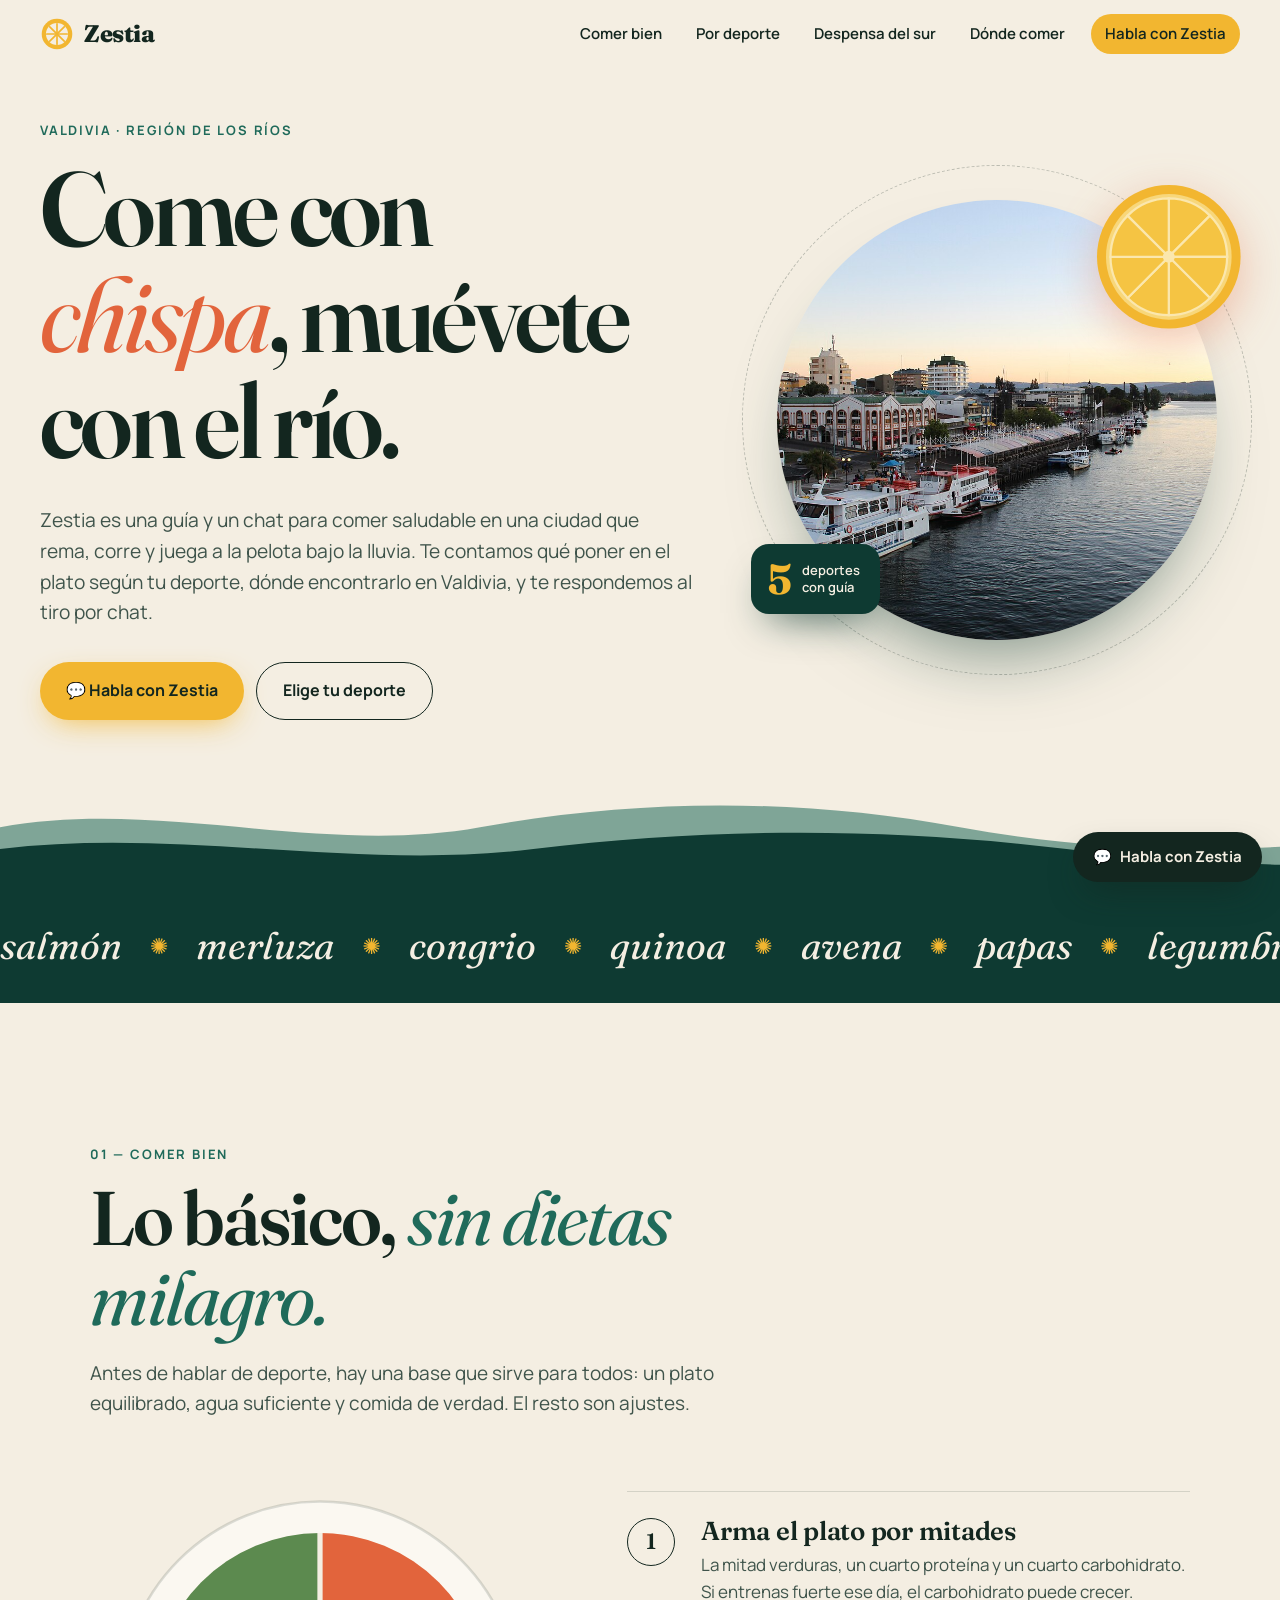
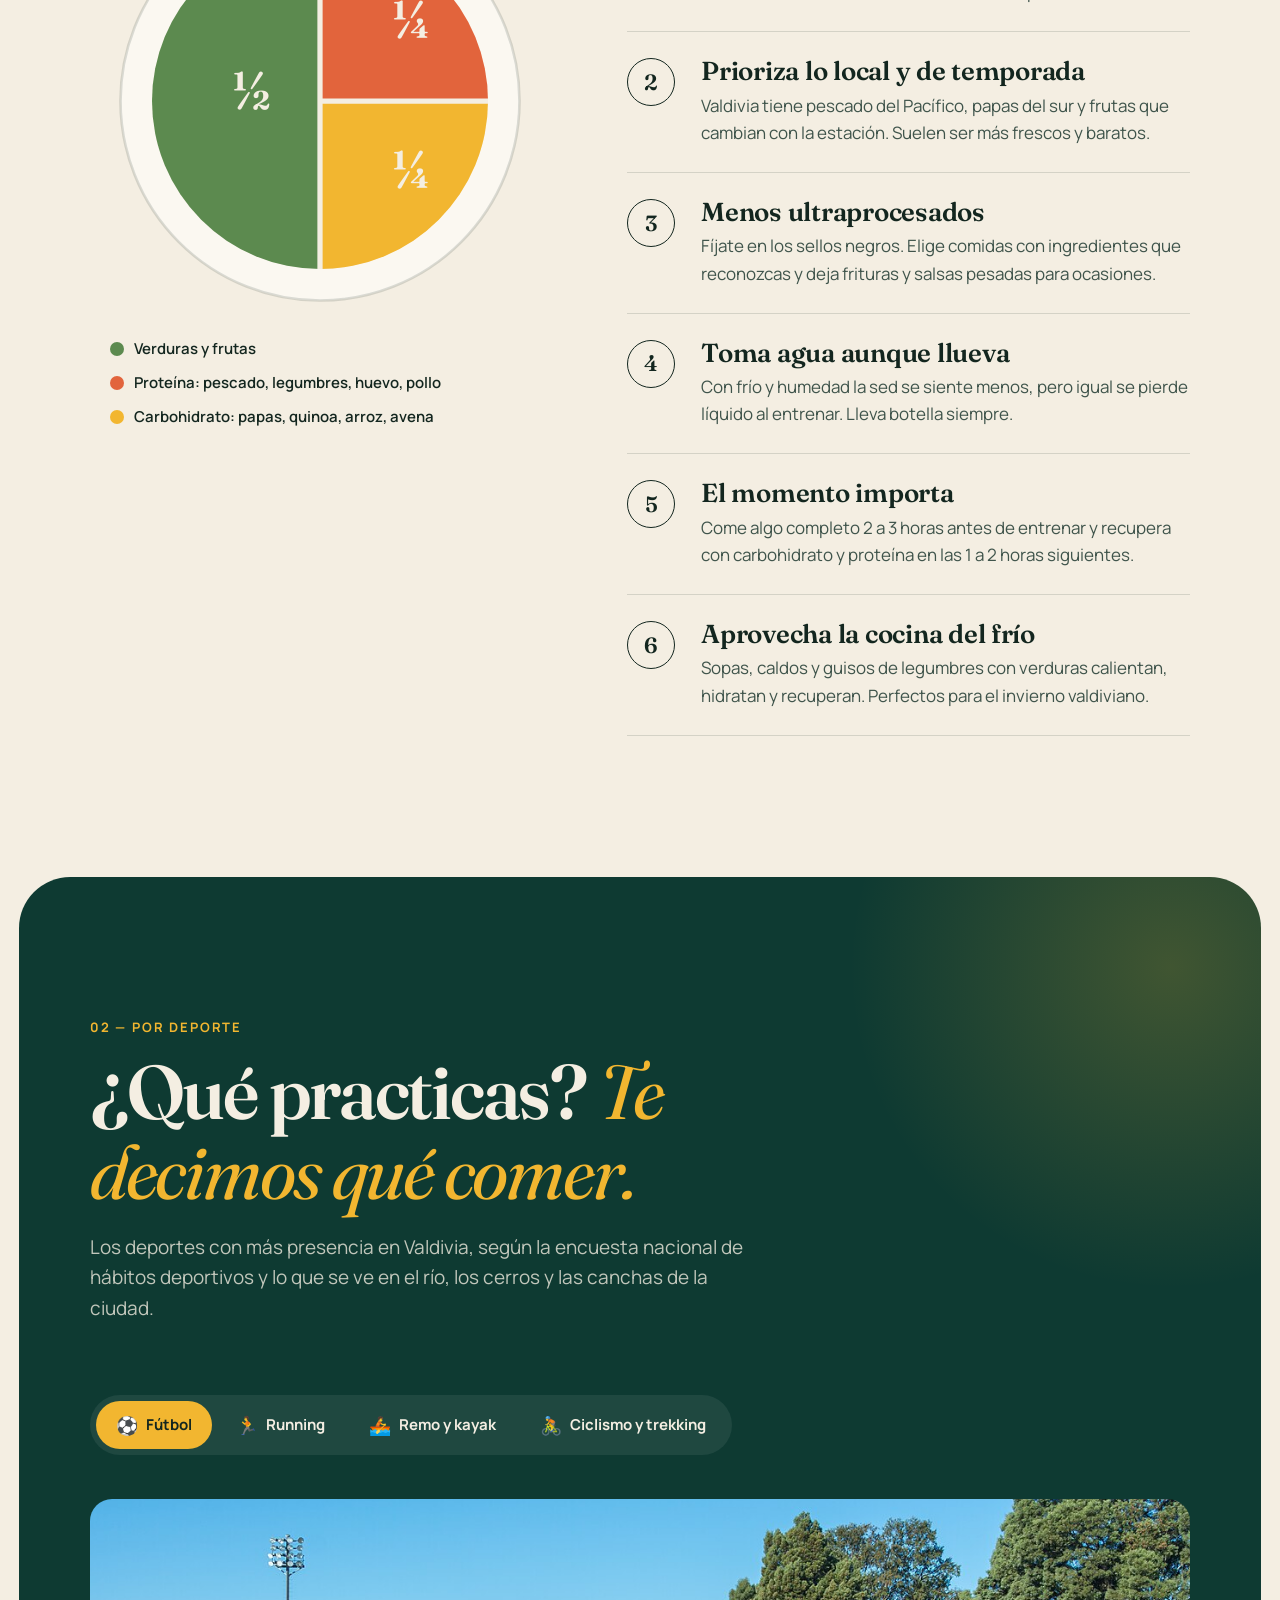
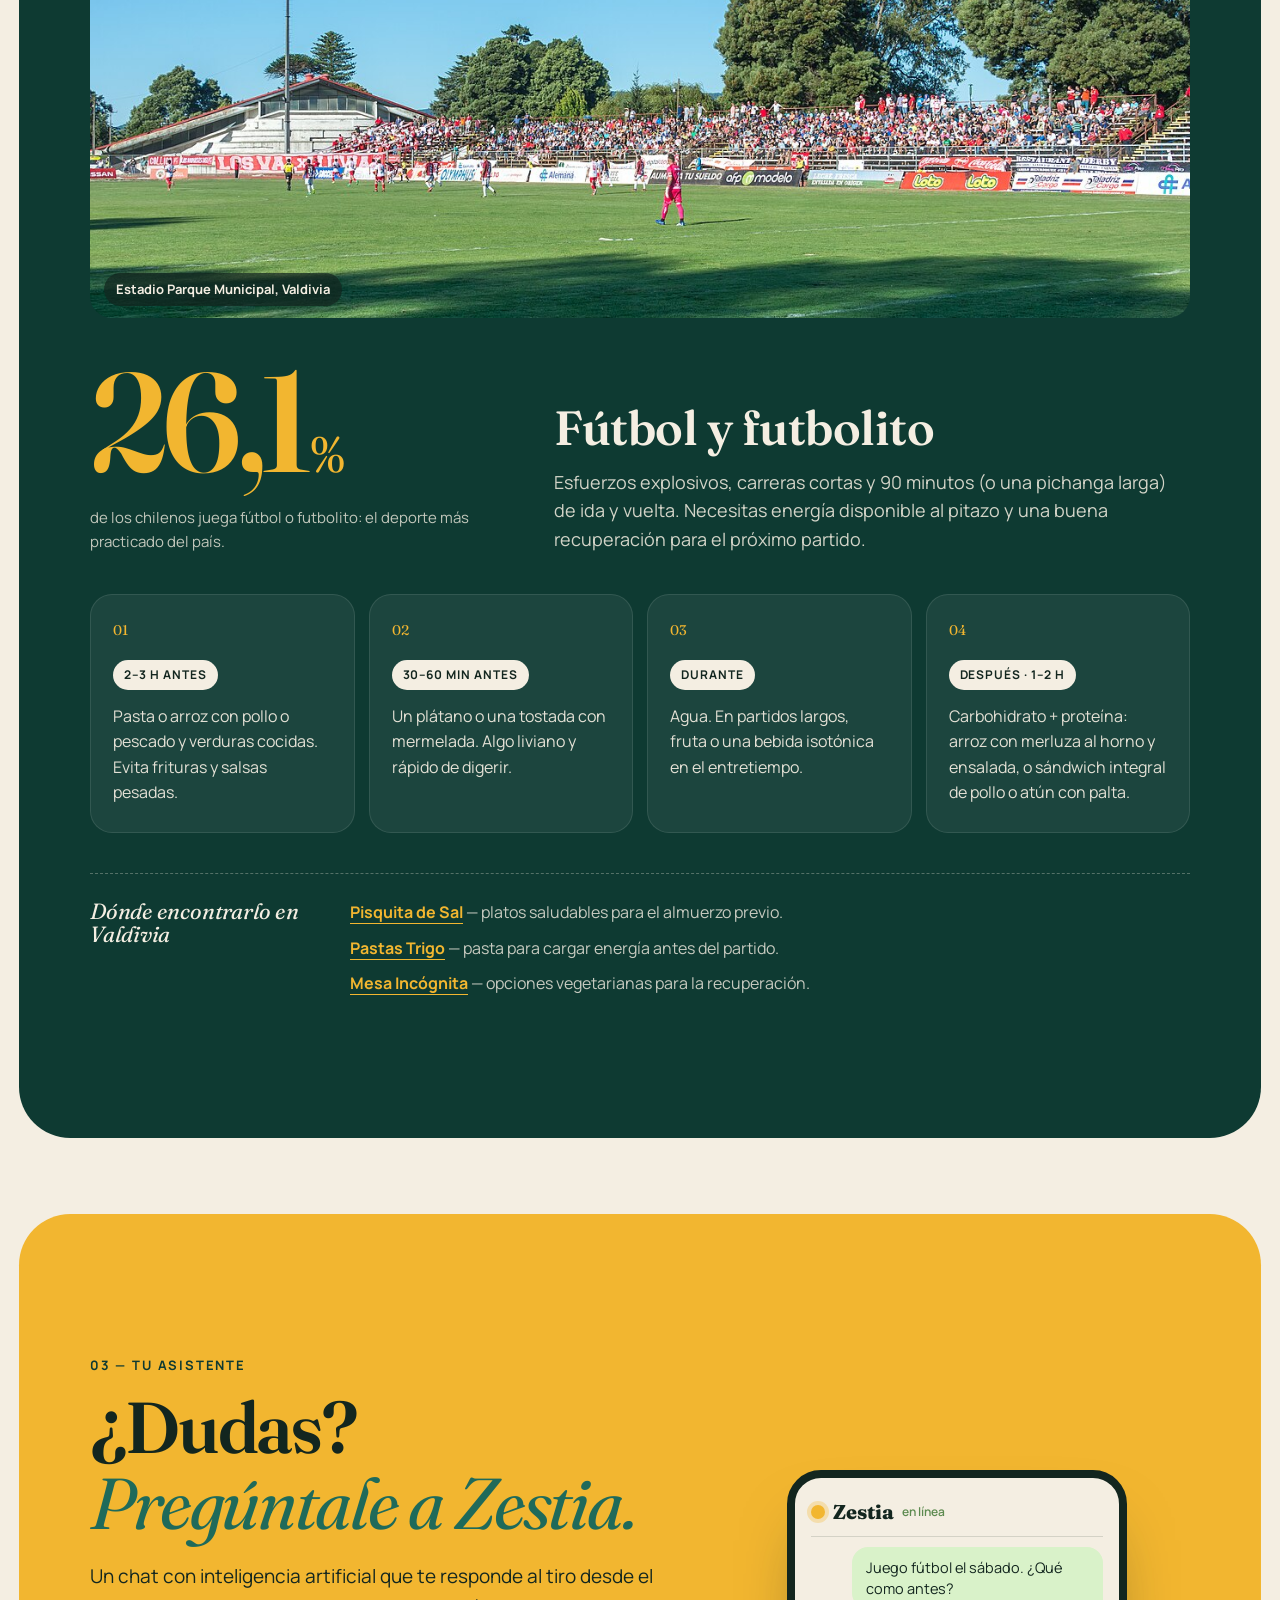
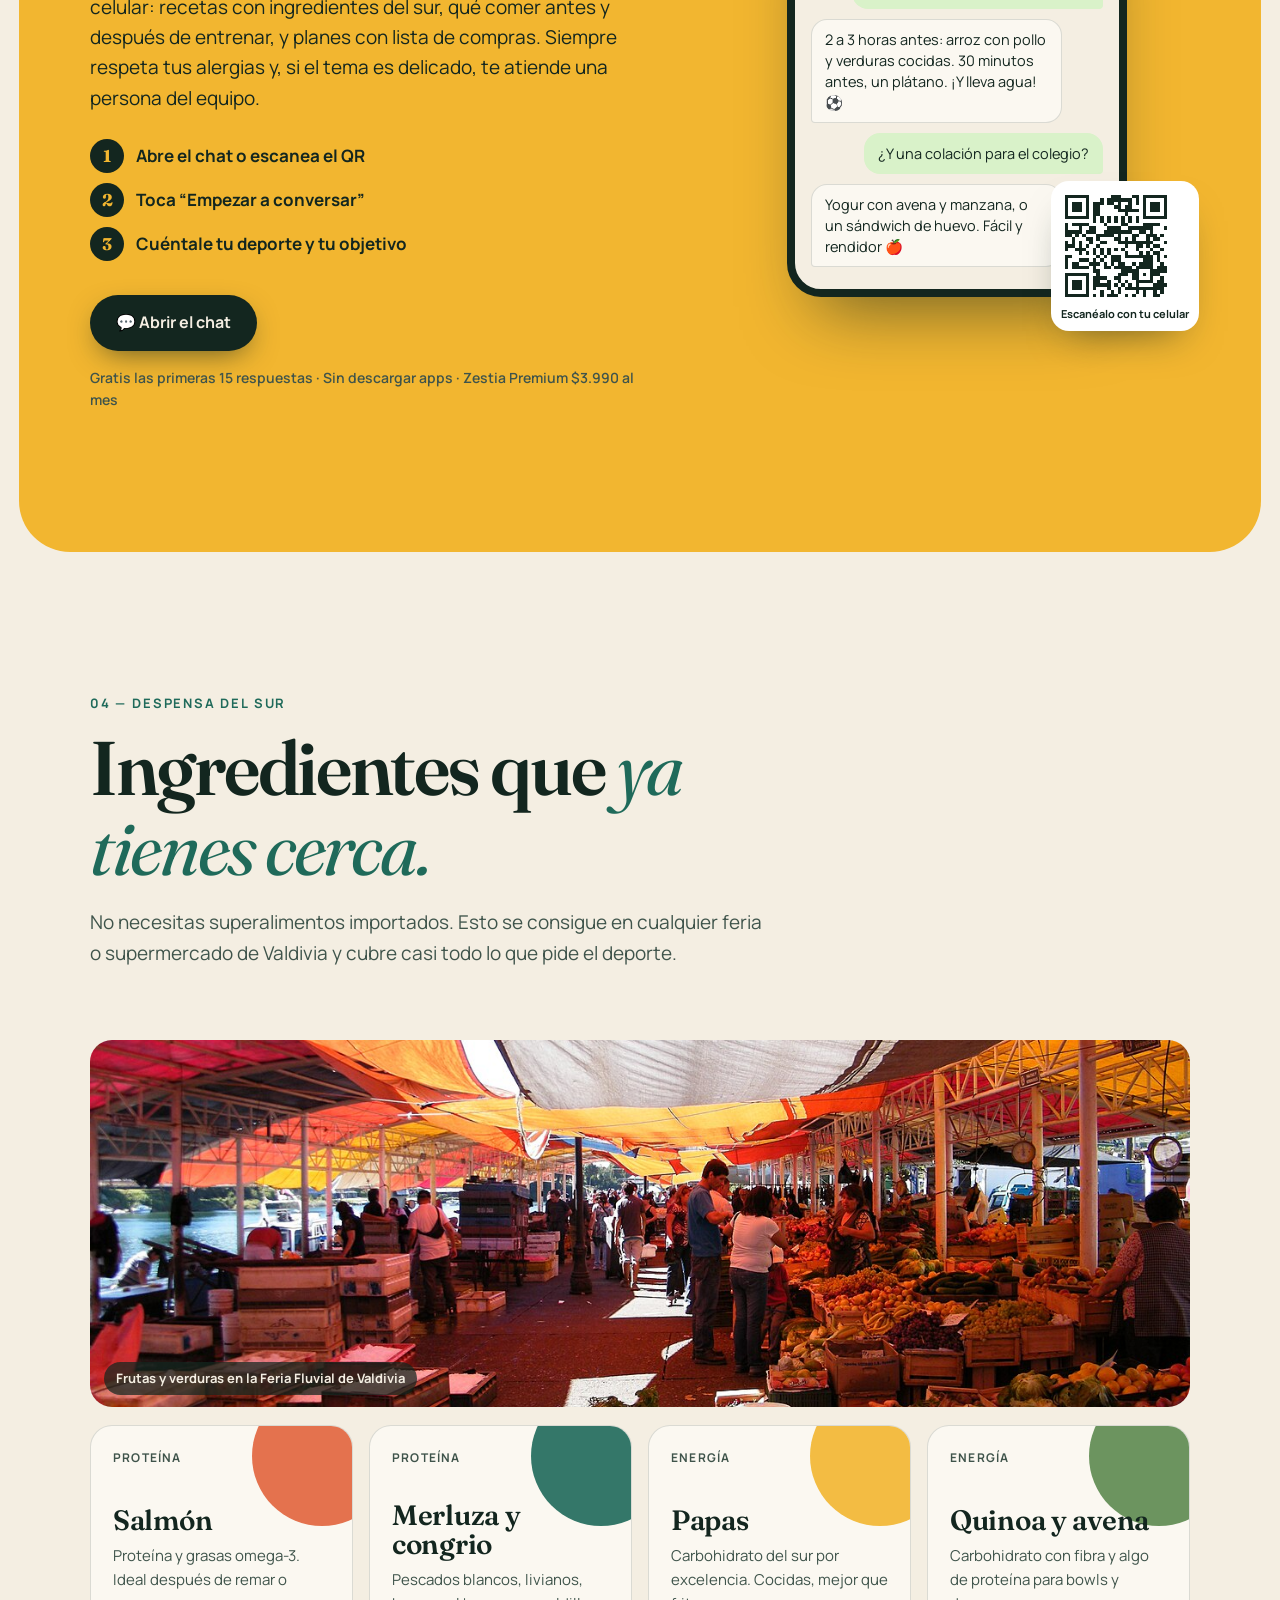
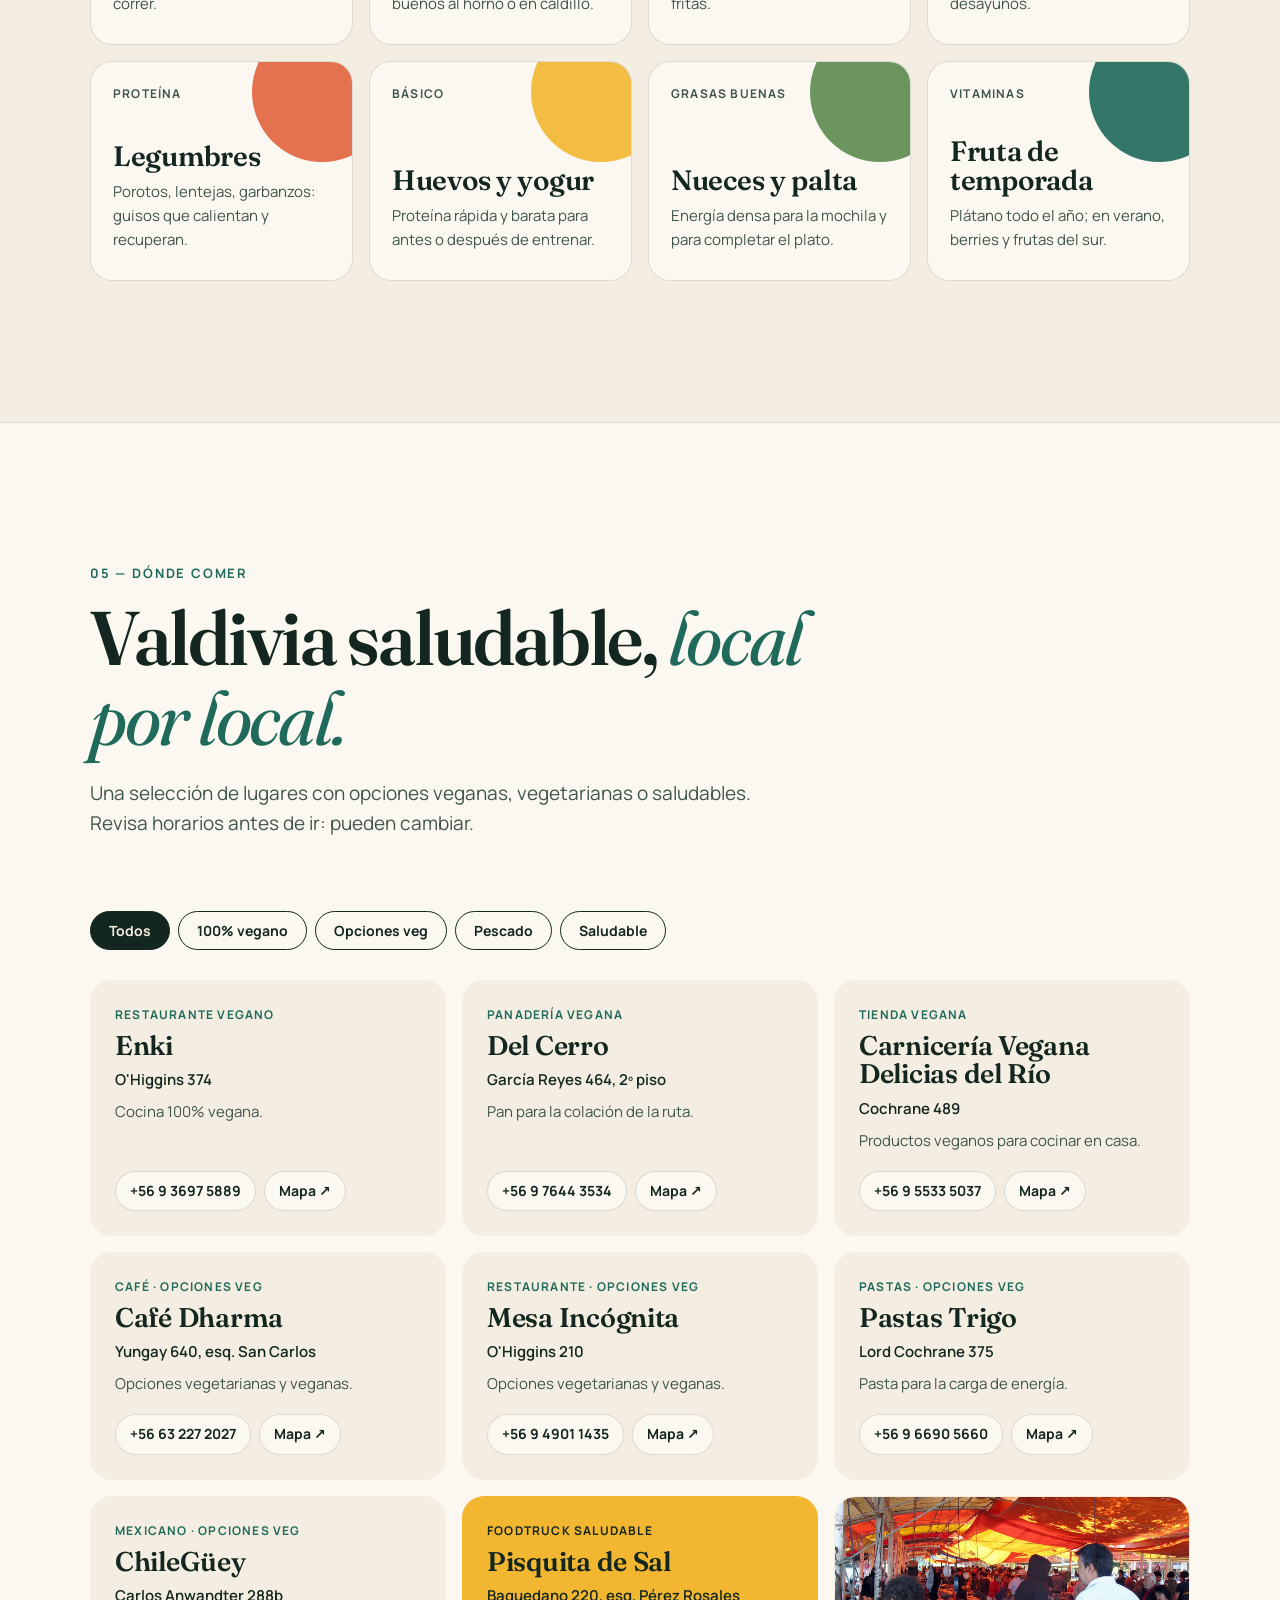
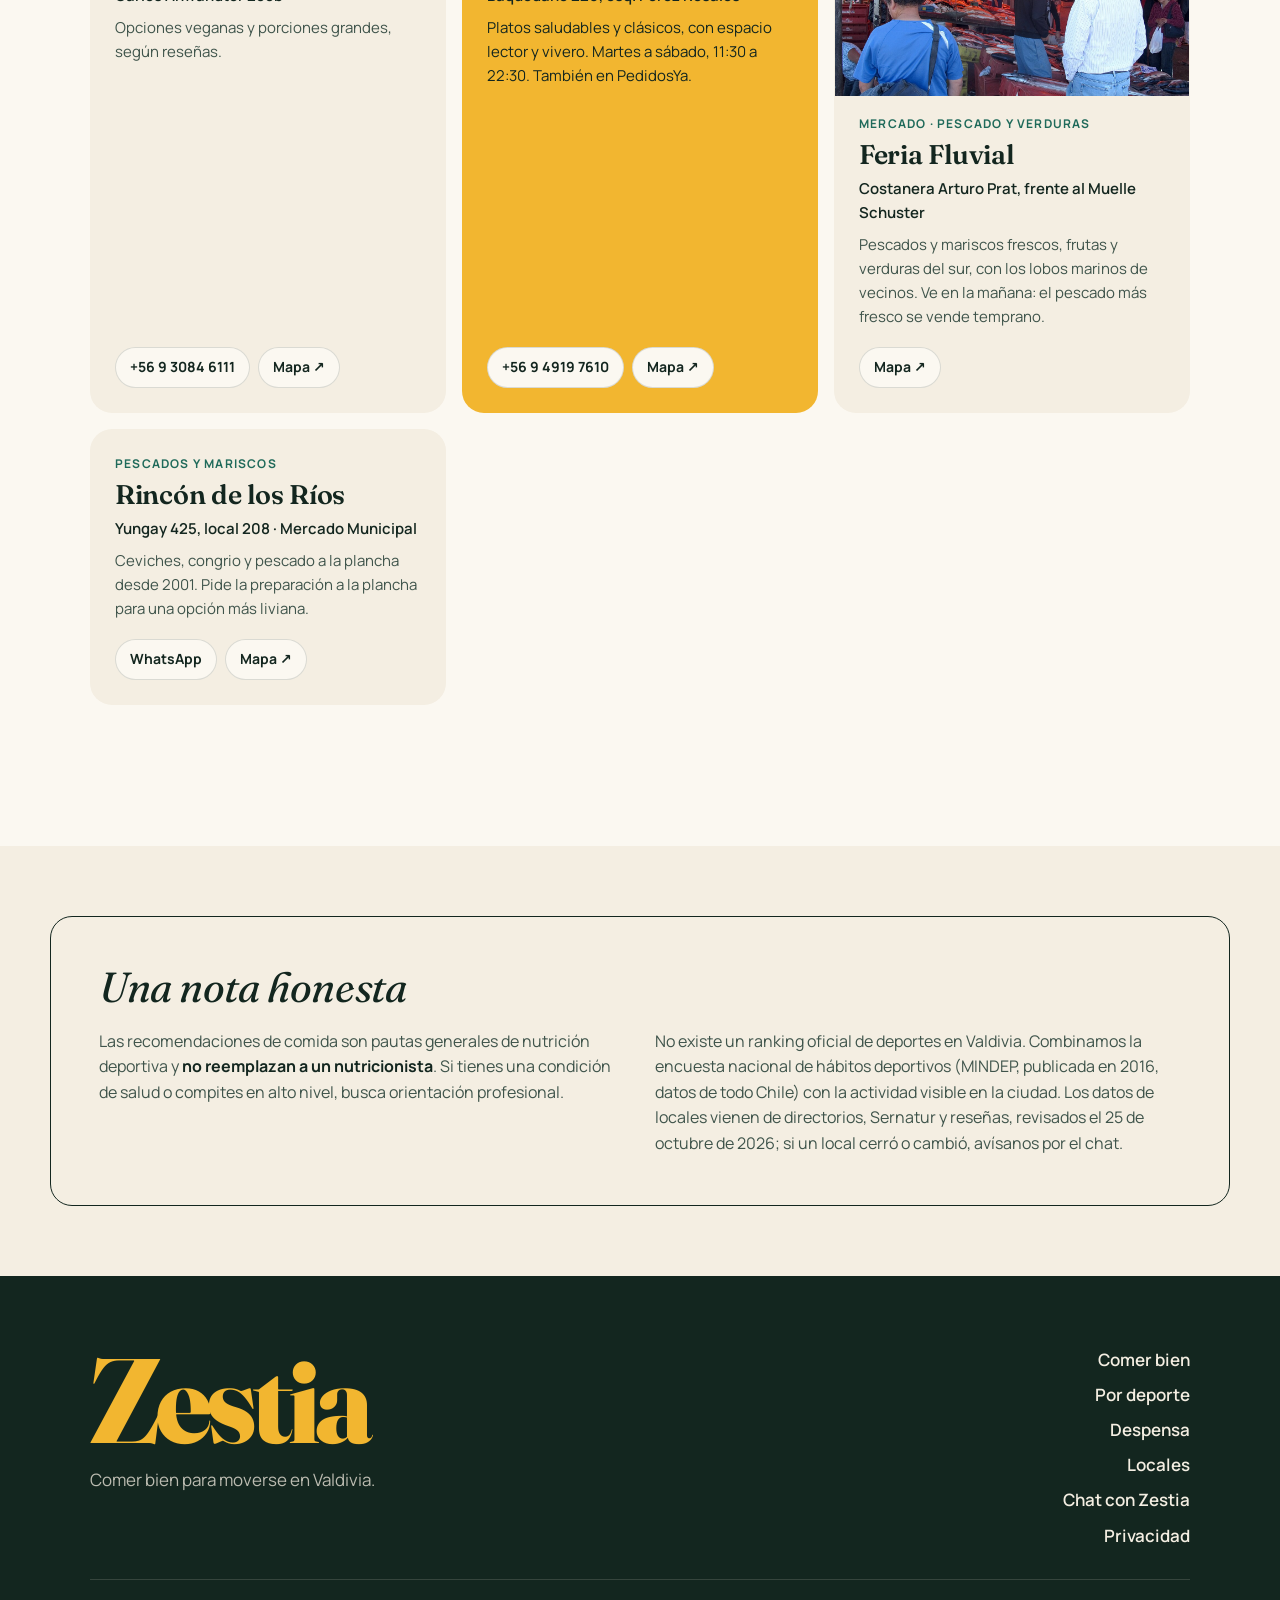
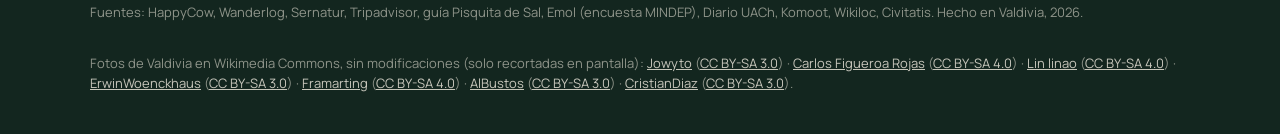
<file: index.html>
<!doctype html>
<html lang="es">
<head>
<meta charset="utf-8">
<meta name="viewport" content="width=device-width, initial-scale=1">
<title>Zestia · Comer bien para moverse en Valdivia</title>
<meta name="description" content="Zestia: guía y chat de comida saludable para quienes hacen deporte en Valdivia. Qué comer antes, durante y después del fútbol, running, remo, kayak, ciclismo y trekking, y dónde encontrarlo en la ciudad.">
<meta name="theme-color" content="#0e3a32">
<meta property="og:title" content="Zestia · Comer bien para moverse en Valdivia">
<meta property="og:description" content="Qué comer según tu deporte y dónde encontrarlo en Valdivia.">
<meta property="og:type" content="website">
<meta property="og:image" content="https://zwlacraaa.github.io/Zestia/assets/img/fotos/valdivia-rio-atardecer.jpg">
<link rel="icon" href="assets/img/favicon.svg?v=20261025" type="image/svg+xml">
<link rel="preconnect" href="https://fonts.googleapis.com">
<link rel="preconnect" href="https://fonts.gstatic.com" crossorigin>
<link href="https://fonts.googleapis.com/css2?family=Fraunces:ital,opsz,wght@0,9..144,400;0,9..144,600;0,9..144,800;1,9..144,400;1,9..144,600&family=Manrope:wght@400;500;600;700&display=swap" rel="stylesheet">
<link rel="stylesheet" href="styles.css?v=20261025">
<script>document.documentElement.classList.add('js');</script>
<script src="main.js?v=20261025" defer></script>
</head>
<body>

<a class="skip" href="#principios">Saltar al contenido</a>

<header class="nav" id="nav">
  <a class="brand" href="#top" aria-label="Zestia, inicio">
    <svg class="brand__mark" viewBox="0 0 40 40" aria-hidden="true">
      <circle cx="20" cy="20" r="18" fill="var(--zest)"/>
      <circle cx="20" cy="20" r="13" fill="var(--cream)"/>
      <g stroke="var(--zest)" stroke-width="2" stroke-linecap="round">
        <line x1="20" y1="8" x2="20" y2="32"/><line x1="8" y1="20" x2="32" y2="20"/>
        <line x1="11.5" y1="11.5" x2="28.5" y2="28.5"/><line x1="28.5" y1="11.5" x2="11.5" y2="28.5"/>
      </g>
    </svg>
    <span>Zestia</span>
  </a>
  <nav class="nav__links" id="navLinks" aria-label="Principal">
    <a href="#principios">Comer bien</a>
    <a href="#deportes">Por deporte</a>
    <a href="#despensa">Despensa del sur</a>
    <a href="#locales">Dónde comer</a>
    <a class="nav__cta" href="https://zestia.onrender.com/chat">Habla con Zestia</a>
  </nav>
  <button class="nav__toggle" id="navToggle" aria-expanded="false" aria-controls="navLinks" aria-label="Abrir menú">
    <span></span><span></span>
  </button>
</header>

<main id="top">

  <!-- HERO -->
  <section class="hero">
    <div class="hero__inner">
      <p class="eyebrow reveal">Valdivia · Región de Los Ríos</p>
      <h1 class="hero__title">
        <span class="line"><span class="reveal">Come con</span></span>
        <span class="line"><span class="reveal"><em>chispa</em>, muévete</span></span>
        <span class="line"><span class="reveal">con el río.</span></span>
      </h1>
      <p class="hero__lead reveal">Zestia es una guía y un chat para comer saludable en una ciudad que rema, corre y juega a la pelota bajo la lluvia. Te contamos qué poner en el plato según tu deporte, dónde encontrarlo en Valdivia, y te respondemos al tiro por chat.</p>
      <div class="hero__cta reveal">
        <a class="btn btn--zest" href="https://zestia.onrender.com/chat">💬 Habla con Zestia</a>
        <a class="btn btn--ghost" href="#deportes">Elige tu deporte</a>
      </div>
    </div>

    <div class="hero__art">
      <img class="hero__photo" src="assets/img/fotos/valdivia-rio-atardecer.jpg" width="1280" height="853" alt="La costanera de Valdivia y el río Calle-Calle al atardecer" fetchpriority="high">
      <svg class="citrus citrus--sticker" viewBox="0 0 200 200" aria-hidden="true">
        <circle cx="100" cy="100" r="96" fill="var(--zest)"/>
        <circle cx="100" cy="100" r="84" fill="#f8d77a"/>
        <g fill="#f5c443" stroke="#fbe7ad" stroke-width="3">
          <path d="M100 100 L100 22 A78 78 0 0 1 155 45 Z"/>
          <path d="M100 100 L155 45 A78 78 0 0 1 178 100 Z"/>
          <path d="M100 100 L178 100 A78 78 0 0 1 155 155 Z"/>
          <path d="M100 100 L155 155 A78 78 0 0 1 100 178 Z"/>
          <path d="M100 100 L100 178 A78 78 0 0 1 45 155 Z"/>
          <path d="M100 100 L45 155 A78 78 0 0 1 22 100 Z"/>
          <path d="M100 100 L22 100 A78 78 0 0 1 45 45 Z"/>
          <path d="M100 100 L45 45 A78 78 0 0 1 100 22 Z"/>
        </g>
        <circle cx="100" cy="100" r="8" fill="#fbe7ad"/>
      </svg>
      <div class="hero__badge" aria-hidden="true">
        <strong>5</strong>
        <span>deportes<br>con guía</span>
      </div>
    </div>

    <svg class="river" viewBox="0 0 1440 220" preserveAspectRatio="none" aria-hidden="true">
      <path class="river__w river__w--1" d="M0 120 C 180 80 360 160 540 120 S 900 80 1080 120 S 1440 160 1620 120 S 1980 80 2160 120 S 2520 160 2880 120 V220 H0 Z"/>
      <path class="river__w river__w--2" d="M0 150 C 200 120 400 180 600 150 S 1000 120 1200 150 S 1600 180 1800 150 S 2200 120 2400 150 S 2800 180 2880 150 V220 H0 Z"/>
    </svg>
  </section>

  <!-- MARQUEE -->
  <div class="marquee" aria-hidden="true">
    <div class="marquee__track">
      <span>salmón</span><i>✺</i><span>merluza</span><i>✺</i><span>congrio</span><i>✺</i><span>quinoa</span><i>✺</i><span>avena</span><i>✺</i><span>papas</span><i>✺</i><span>legumbres</span><i>✺</i><span>huevos</span><i>✺</i><span>yogur</span><i>✺</i><span>nueces</span><i>✺</i><span>fruta de temporada</span><i>✺</i>
      <span>salmón</span><i>✺</i><span>merluza</span><i>✺</i><span>congrio</span><i>✺</i><span>quinoa</span><i>✺</i><span>avena</span><i>✺</i><span>papas</span><i>✺</i><span>legumbres</span><i>✺</i><span>huevos</span><i>✺</i><span>yogur</span><i>✺</i><span>nueces</span><i>✺</i><span>fruta de temporada</span><i>✺</i>
    </div>
  </div>

  <!-- PRINCIPIOS -->
  <section class="section principles" id="principios">
    <div class="wrap">
      <header class="section__head">
        <p class="eyebrow reveal">01 — Comer bien</p>
        <h2 class="reveal">Lo básico, <em>sin dietas milagro.</em></h2>
        <p class="section__lead reveal">Antes de hablar de deporte, hay una base que sirve para todos: un plato equilibrado, agua suficiente y comida de verdad. El resto son ajustes.</p>
      </header>

      <div class="plate-grid">
        <figure class="plate reveal" aria-labelledby="plateCap">
          <svg viewBox="0 0 320 320" role="img" aria-label="Plato dividido: la mitad verduras, un cuarto proteína y un cuarto carbohidratos">
            <circle cx="160" cy="160" r="152" fill="var(--paper)" stroke="var(--line)" stroke-width="2"/>
            <circle cx="160" cy="160" r="128" fill="var(--cream)"/>
            <path class="plate__slice plate__slice--veg" d="M160 160 L160 32 A128 128 0 0 0 160 288 Z"/>
            <path class="plate__slice plate__slice--pro" d="M160 160 L160 32 A128 128 0 0 1 288 160 Z"/>
            <path class="plate__slice plate__slice--carb" d="M160 160 L288 160 A128 128 0 0 1 160 288 Z"/>
            <line x1="160" y1="32" x2="160" y2="288" stroke="var(--cream)" stroke-width="4"/>
            <line x1="160" y1="160" x2="288" y2="160" stroke="var(--cream)" stroke-width="4"/>
            <text x="92" y="166" class="plate__label">½</text>
            <text x="214" y="112" class="plate__label">¼</text>
            <text x="214" y="226" class="plate__label">¼</text>
          </svg>
          <figcaption id="plateCap">
            <span><b class="dot dot--veg"></b>Verduras y frutas</span>
            <span><b class="dot dot--pro"></b>Proteína: pescado, legumbres, huevo, pollo</span>
            <span><b class="dot dot--carb"></b>Carbohidrato: papas, quinoa, arroz, avena</span>
          </figcaption>
        </figure>

        <ol class="rules">
          <li class="rule reveal">
            <span class="rule__n">1</span>
            <div><h3>Arma el plato por mitades</h3><p>La mitad verduras, un cuarto proteína y un cuarto carbohidrato. Si entrenas fuerte ese día, el carbohidrato puede crecer.</p></div>
          </li>
          <li class="rule reveal">
            <span class="rule__n">2</span>
            <div><h3>Prioriza lo local y de temporada</h3><p>Valdivia tiene pescado del Pacífico, papas del sur y frutas que cambian con la estación. Suelen ser más frescos y baratos.</p></div>
          </li>
          <li class="rule reveal">
            <span class="rule__n">3</span>
            <div><h3>Menos ultraprocesados</h3><p>Fíjate en los sellos negros. Elige comidas con ingredientes que reconozcas y deja frituras y salsas pesadas para ocasiones.</p></div>
          </li>
          <li class="rule reveal">
            <span class="rule__n">4</span>
            <div><h3>Toma agua aunque llueva</h3><p>Con frío y humedad la sed se siente menos, pero igual se pierde líquido al entrenar. Lleva botella siempre.</p></div>
          </li>
          <li class="rule reveal">
            <span class="rule__n">5</span>
            <div><h3>El momento importa</h3><p>Come algo completo 2 a 3 horas antes de entrenar y recupera con carbohidrato y proteína en las 1 a 2 horas siguientes.</p></div>
          </li>
          <li class="rule reveal">
            <span class="rule__n">6</span>
            <div><h3>Aprovecha la cocina del frío</h3><p>Sopas, caldos y guisos de legumbres con verduras calientan, hidratan y recuperan. Perfectos para el invierno valdiviano.</p></div>
          </li>
        </ol>
      </div>
    </div>
  </section>

  <!-- DEPORTES -->
  <section class="section sports" id="deportes">
    <div class="wrap">
      <header class="section__head section__head--light">
        <p class="eyebrow reveal">02 — Por deporte</p>
        <h2 class="reveal">¿Qué practicas? <em>Te decimos qué comer.</em></h2>
        <p class="section__lead reveal">Los deportes con más presencia en Valdivia, según la encuesta nacional de hábitos deportivos y lo que se ve en el río, los cerros y las canchas de la ciudad.</p>
      </header>

      <div class="tabs" role="tablist" aria-label="Deportes">
        <button class="tab is-active" role="tab" id="tab-futbol" aria-controls="p-futbol" aria-selected="true">
          <span class="tab__icon" aria-hidden="true">⚽</span>Fútbol
        </button>
        <button class="tab" role="tab" id="tab-running" aria-controls="p-running" aria-selected="false">
          <span class="tab__icon" aria-hidden="true">🏃</span>Running
        </button>
        <button class="tab" role="tab" id="tab-remo" aria-controls="p-remo" aria-selected="false">
          <span class="tab__icon" aria-hidden="true">🚣</span>Remo y kayak
        </button>
        <button class="tab" role="tab" id="tab-bici" aria-controls="p-bici" aria-selected="false">
          <span class="tab__icon" aria-hidden="true">🚴</span>Ciclismo y trekking
        </button>
        <span class="tabs__ink" aria-hidden="true"></span>
      </div>

      <!-- FÚTBOL -->
      <article class="panel is-active" role="tabpanel" id="p-futbol" aria-labelledby="tab-futbol" tabindex="0">
        <figure class="panel__photo"><img src="assets/img/fotos/futbol-estadio-parque-municipal.jpg" width="1280" height="853" alt="Partido en el Estadio Parque Municipal de Valdivia" loading="lazy"><figcaption>Estadio Parque Municipal, Valdivia</figcaption></figure>
        <div class="panel__intro">
          <div class="stat">
            <span class="stat__num" data-count="26.1">26,1</span><span class="stat__unit">%</span>
            <p>de los chilenos juega fútbol o futbolito: el deporte más practicado del país.</p>
          </div>
          <div>
            <h3 class="panel__title">Fútbol y futbolito</h3>
            <p>Esfuerzos explosivos, carreras cortas y 90 minutos (o una pichanga larga) de ida y vuelta. Necesitas energía disponible al pitazo y una buena recuperación para el próximo partido.</p>
          </div>
        </div>
        <ol class="timeline">
          <li><span class="when">2–3 h antes</span><p>Pasta o arroz con pollo o pescado y verduras cocidas. Evita frituras y salsas pesadas.</p></li>
          <li><span class="when">30–60 min antes</span><p>Un plátano o una tostada con mermelada. Algo liviano y rápido de digerir.</p></li>
          <li><span class="when">Durante</span><p>Agua. En partidos largos, fruta o una bebida isotónica en el entretiempo.</p></li>
          <li><span class="when">Después · 1–2 h</span><p>Carbohidrato + proteína: arroz con merluza al horno y ensalada, o sándwich integral de pollo o atún con palta.</p></li>
        </ol>
        <aside class="where">
          <h4>Dónde encontrarlo en Valdivia</h4>
          <ul>
            <li><a href="#local-pisquita">Pisquita de Sal</a> — platos saludables para el almuerzo previo.</li>
            <li><a href="#local-trigo">Pastas Trigo</a> — pasta para cargar energía antes del partido.</li>
            <li><a href="#local-mesa">Mesa Incógnita</a> — opciones vegetarianas para la recuperación.</li>
          </ul>
        </aside>
      </article>

      <!-- RUNNING -->
      <article class="panel" role="tabpanel" id="p-running" aria-labelledby="tab-running" tabindex="0">
        <figure class="panel__photo"><img src="assets/img/fotos/running-costanera-las-animas.jpg" width="1280" height="960" alt="Paseo de la costanera junto al río Calle-Calle, en Las Ánimas" loading="lazy"><figcaption>Costanera de Las Ánimas, Valdivia</figcaption></figure>
        <div class="panel__intro">
          <div class="stat">
            <span class="stat__num" data-count="10.7">10,7</span><span class="stat__unit">km</span>
            <p>mide la ruta a Laguna de los Patos, una de las favoritas para correr en la zona.</p>
          </div>
          <div>
            <h3 class="panel__title">Running</h3>
            <p>Es el segundo deporte más practicado en Chile (11,9%). En Valdivia se corre por la costanera, Isla Teja y rutas con humedales. La clave: llegar con energía y no descuidar la hidratación aunque haga frío.</p>
          </div>
        </div>
        <ol class="timeline">
          <li><span class="when">2–3 h antes</span><p>Avena con fruta y yogur, o pan integral con huevo.</p></li>
          <li><span class="when">Durante · +60 min</span><p>En salidas de más de 60 a 90 minutos: geles, dátiles o plátano.</p></li>
          <li><span class="when">Después</span><p>Bowl de quinoa con salmón o legumbres, verduras y palta. O un batido de leche o yogur con fruta.</p></li>
          <li><span class="when">Hidratación</span><p>Repón líquidos y sodio en sesiones largas o con calor. Pésate antes y después para saber cuánto pierdes.</p></li>
        </ol>
        <aside class="where">
          <h4>Dónde encontrarlo en Valdivia</h4>
          <ul>
            <li><a href="#local-enki">Enki</a> — cocina 100% vegana para bowls con legumbres.</li>
            <li><a href="#local-delcerro">Del Cerro</a> — pan para el desayuno previo.</li>
            <li><a href="#local-rincon">Rincón de los Ríos</a> — salmón y congrio para la recuperación.</li>
          </ul>
        </aside>
      </article>

      <!-- REMO -->
      <article class="panel" role="tabpanel" id="p-remo" aria-labelledby="tab-remo" tabindex="0">
        <figure class="panel__photo"><img src="assets/img/fotos/remo-rio-calle-calle.jpg" width="1280" height="914" alt="El río Calle-Calle en calma al amanecer" loading="lazy"><figcaption>Río Calle-Calle al amanecer</figcaption></figure>
        <div class="panel__intro">
          <div class="stat">
            <span class="stat__num stat__num--word">Calle&nbsp;Calle</span>
            <p>el río de aguas tranquilas donde entrenan clubes como los de la UACh y el Club Phoenix en Isla Teja.</p>
          </div>
          <div>
            <h3 class="panel__title">Remo y kayak</h3>
            <p>La identidad deportiva de Valdivia está en el agua. Remo y kayak exigen mucho tren superior y resistencia, a menudo con frío y humedad. Come para rendir y también para recuperar temperatura.</p>
          </div>
        </div>
        <ol class="timeline">
          <li><span class="when">Antes</span><p>Comida rica en carbohidratos: papas o arroz con huevo, o tostadas con palta y huevo.</p></li>
          <li><span class="when">Durante · salidas largas</span><p>Fruta, frutos secos o una barra de cereal, y agua a mano en el bote.</p></li>
          <li><span class="when">Después</span><p>Pescado (salmón, congrio) con papas cocidas o quinoa y ensalada. Suma proteína para reparar brazos y espalda.</p></li>
          <li><span class="when">Tip del sur</span><p>En invierno, sopas y caldos con legumbres y verduras te devuelven temperatura y energía.</p></li>
        </ol>
        <aside class="where">
          <h4>Dónde encontrarlo en Valdivia</h4>
          <ul>
            <li><a href="#local-feria">Feria Fluvial</a> — pescado fresco a orillas del mismo río.</li>
            <li><a href="#local-rincon">Rincón de los Ríos</a> — ceviche y pescado a la plancha.</li>
            <li><a href="#local-dharma">Café Dharma</a> — un lugar cálido para volver del río.</li>
          </ul>
        </aside>
      </article>

      <!-- CICLISMO -->
      <article class="panel" role="tabpanel" id="p-bici" aria-labelledby="tab-bici" tabindex="0">
        <figure class="panel__photo"><img src="assets/img/fotos/trekking-parque-oncol.jpg" width="1280" height="720" alt="Bosque nativo visto desde el Parque Oncol" loading="lazy"><figcaption>Parque Oncol, a minutos de Valdivia</figcaption></figure>
        <div class="panel__intro">
          <div class="stat">
            <span class="stat__num stat__num--word">Los&nbsp;Ríos</span>
            <p>es destino de turismo aventura: bosques, lagos y senderos a poca distancia de la ciudad.</p>
          </div>
          <div>
            <h3 class="panel__title">Ciclismo y trekking</h3>
            <p>Salidas largas, a ritmo sostenido y lejos de cualquier almacén. Aquí lo importante es llevar comida práctica en la mochila y comer poco pero seguido.</p>
          </div>
        </div>
        <ol class="timeline">
          <li><span class="when">Antes</span><p>Avena, pan integral con queso o palta, y fruta.</p></li>
          <li><span class="when">Durante</span><p>Plátano, frutos secos, pan con jamón o queso y barras de cereal. Toma agua con frecuencia.</p></li>
          <li><span class="when">Después</span><p>Guiso de legumbres con verduras, o arroz con pollo o pescado y ensalada.</p></li>
          <li><span class="when">En la mochila</span><p>Calcula algo para comer cada 45 a 60 minutos de actividad y una capa extra: el clima cambia rápido.</p></li>
        </ol>
        <aside class="where">
          <h4>Dónde encontrarlo en Valdivia</h4>
          <ul>
            <li><a href="#local-delcerro">Del Cerro</a> — panadería vegana para armar la colación.</li>
            <li><a href="#local-delicias">Delicias del Río</a> — tienda vegana para abastecerte antes de salir.</li>
            <li><a href="#local-chileguey">ChileGüey</a> — porciones grandes para el hambre post-ruta.</li>
          </ul>
        </aside>
      </article>
    </div>
  </section>

  <!-- CHAT -->
  <section class="section chatcta" id="chat">
    <div class="wrap chatcta__inner">
      <div class="chatcta__text">
        <p class="eyebrow reveal">03 — Tu asistente</p>
        <h2 class="reveal">¿Dudas? <em>Pregúntale a Zestia.</em></h2>
        <p class="section__lead reveal">Un chat con inteligencia artificial que te responde al tiro desde el celular: recetas con ingredientes del sur, qué comer antes y después de entrenar, y planes con lista de compras. Siempre respeta tus alergias y, si el tema es delicado, te atiende una persona del equipo.</p>
        <ol class="chatcta__steps reveal">
          <li><b>1</b> Abre el chat o escanea el QR</li>
          <li><b>2</b> Toca “Empezar a conversar”</li>
          <li><b>3</b> Cuéntale tu deporte y tu objetivo</li>
        </ol>
        <div class="hero__cta reveal">
          <a class="btn btn--zest" href="https://zestia.onrender.com/chat">💬 Abrir el chat</a>
        </div>
        <p class="chatcta__small reveal">Gratis las primeras 15 respuestas · Sin descargar apps · Zestia Premium $3.990 al mes</p>
      </div>
      <div class="chatcta__art reveal" aria-hidden="true">
        <div class="phone">
          <div class="phone__top"><span class="phone__dot"></span>Zestia <small>en línea</small></div>
          <p class="bubble bubble--me">Juego fútbol el sábado. ¿Qué como antes?</p>
          <p class="bubble">2 a 3 horas antes: arroz con pollo y verduras cocidas. 30 minutos antes, un plátano. ¡Y lleva agua! ⚽</p>
          <p class="bubble bubble--me">¿Y una colación para el colegio?</p>
          <p class="bubble">Yogur con avena y manzana, o un sándwich de huevo. Fácil y rendidor 🍎</p>
        </div>
        <figure class="chatcta__qr"><img src="assets/img/qr-chat.svg" width="160" height="160" alt=""><figcaption>Escanéalo con tu celular</figcaption></figure>
      </div>
    </div>
  </section>

  <!-- DESPENSA -->
  <section class="section pantry" id="despensa">
    <div class="wrap">
      <header class="section__head">
        <p class="eyebrow reveal">04 — Despensa del sur</p>
        <h2 class="reveal">Ingredientes que <em>ya tienes cerca.</em></h2>
        <p class="section__lead reveal">No necesitas superalimentos importados. Esto se consigue en cualquier feria o supermercado de Valdivia y cubre casi todo lo que pide el deporte.</p>
      </header>

      <figure class="pantry__photo reveal"><img src="assets/img/fotos/despensa-feria-fluvial.jpg" width="1280" height="721" alt="Puestos de frutas y verduras en la Feria Fluvial de Valdivia" loading="lazy"><figcaption>Frutas y verduras en la Feria Fluvial de Valdivia</figcaption></figure>

      <div class="pantry__grid">
        <div class="card-ing reveal" style="--c: var(--coral)">
          <span class="card-ing__tag">Proteína</span>
          <h3>Salmón</h3>
          <p>Proteína y grasas omega-3. Ideal después de remar o correr.</p>
        </div>
        <div class="card-ing reveal" style="--c: var(--river-2)">
          <span class="card-ing__tag">Proteína</span>
          <h3>Merluza y congrio</h3>
          <p>Pescados blancos, livianos, buenos al horno o en caldillo.</p>
        </div>
        <div class="card-ing reveal" style="--c: var(--zest)">
          <span class="card-ing__tag">Energía</span>
          <h3>Papas</h3>
          <p>Carbohidrato del sur por excelencia. Cocidas, mejor que fritas.</p>
        </div>
        <div class="card-ing reveal" style="--c: var(--moss)">
          <span class="card-ing__tag">Energía</span>
          <h3>Quinoa y avena</h3>
          <p>Carbohidrato con fibra y algo de proteína para bowls y desayunos.</p>
        </div>
        <div class="card-ing reveal" style="--c: var(--coral)">
          <span class="card-ing__tag">Proteína</span>
          <h3>Legumbres</h3>
          <p>Porotos, lentejas, garbanzos: guisos que calientan y recuperan.</p>
        </div>
        <div class="card-ing reveal" style="--c: var(--zest)">
          <span class="card-ing__tag">Básico</span>
          <h3>Huevos y yogur</h3>
          <p>Proteína rápida y barata para antes o después de entrenar.</p>
        </div>
        <div class="card-ing reveal" style="--c: var(--moss)">
          <span class="card-ing__tag">Grasas buenas</span>
          <h3>Nueces y palta</h3>
          <p>Energía densa para la mochila y para completar el plato.</p>
        </div>
        <div class="card-ing reveal" style="--c: var(--river-2)">
          <span class="card-ing__tag">Vitaminas</span>
          <h3>Fruta de temporada</h3>
          <p>Plátano todo el año; en verano, berries y frutas del sur.</p>
        </div>
      </div>
    </div>
  </section>

  <!-- LOCALES -->
  <section class="section places" id="locales">
    <div class="wrap">
      <header class="section__head">
        <p class="eyebrow reveal">05 — Dónde comer</p>
        <h2 class="reveal">Valdivia saludable, <em>local por local.</em></h2>
        <p class="section__lead reveal">Una selección de lugares con opciones veganas, vegetarianas o saludables. Revisa horarios antes de ir: pueden cambiar.</p>
      </header>

      <div class="filters" role="group" aria-label="Filtrar locales">
        <button class="chip is-active" data-filter="all" aria-pressed="true">Todos</button>
        <button class="chip" data-filter="vegano" aria-pressed="false">100% vegano</button>
        <button class="chip" data-filter="veg" aria-pressed="false">Opciones veg</button>
        <button class="chip" data-filter="pescado" aria-pressed="false">Pescado</button>
        <button class="chip" data-filter="saludable" aria-pressed="false">Saludable</button>
      </div>

      <div class="places__grid" id="placesGrid">
        <article class="place" id="local-enki" data-tags="vegano">
          <span class="place__type">Restaurante vegano</span>
          <h3>Enki</h3>
          <p class="place__addr">O'Higgins 374</p>
          <p class="place__note">Cocina 100% vegana.</p>
          <div class="place__links">
            <a href="tel:+56936975889">+56 9 3697 5889</a>
            <a href="https://www.google.com/maps/search/?api=1&query=Enki+O'Higgins+374+Valdivia" target="_blank" rel="noopener">Mapa ↗</a>
          </div>
        </article>


        <article class="place" id="local-delcerro" data-tags="vegano">
          <span class="place__type">Panadería vegana</span>
          <h3>Del Cerro</h3>
          <p class="place__addr">García Reyes 464, 2º piso</p>
          <p class="place__note">Pan para la colación de la ruta.</p>
          <div class="place__links">
            <a href="tel:+56976443534">+56 9 7644 3534</a>
            <a href="https://www.google.com/maps/search/?api=1&query=Del+Cerro+Garcia+Reyes+464+Valdivia" target="_blank" rel="noopener">Mapa ↗</a>
          </div>
        </article>

        <article class="place" id="local-delicias" data-tags="vegano">
          <span class="place__type">Tienda vegana</span>
          <h3>Carnicería Vegana Delicias del Río</h3>
          <p class="place__addr">Cochrane 489</p>
          <p class="place__note">Productos veganos para cocinar en casa.</p>
          <div class="place__links">
            <a href="tel:+56955335037">+56 9 5533 5037</a>
            <a href="https://www.google.com/maps/search/?api=1&query=Delicias+del+Rio+Cochrane+489+Valdivia" target="_blank" rel="noopener">Mapa ↗</a>
          </div>
        </article>

        <article class="place" id="local-dharma" data-tags="veg">
          <span class="place__type">Café · opciones veg</span>
          <h3>Café Dharma</h3>
          <p class="place__addr">Yungay 640, esq. San Carlos</p>
          <p class="place__note">Opciones vegetarianas y veganas.</p>
          <div class="place__links">
            <a href="tel:+56632272027">+56 63 227 2027</a>
            <a href="https://www.google.com/maps/search/?api=1&query=Cafe+Dharma+Yungay+640+Valdivia" target="_blank" rel="noopener">Mapa ↗</a>
          </div>
        </article>

        <article class="place" id="local-mesa" data-tags="veg">
          <span class="place__type">Restaurante · opciones veg</span>
          <h3>Mesa Incógnita</h3>
          <p class="place__addr">O'Higgins 210</p>
          <p class="place__note">Opciones vegetarianas y veganas.</p>
          <div class="place__links">
            <a href="tel:+56949011435">+56 9 4901 1435</a>
            <a href="https://www.google.com/maps/search/?api=1&query=Mesa+Incognita+O'Higgins+210+Valdivia" target="_blank" rel="noopener">Mapa ↗</a>
          </div>
        </article>

        <article class="place" id="local-trigo" data-tags="veg">
          <span class="place__type">Pastas · opciones veg</span>
          <h3>Pastas Trigo</h3>
          <p class="place__addr">Lord Cochrane 375</p>
          <p class="place__note">Pasta para la carga de energía.</p>
          <div class="place__links">
            <a href="tel:+56966905660">+56 9 6690 5660</a>
            <a href="https://www.google.com/maps/search/?api=1&query=Pastas+Trigo+Lord+Cochrane+375+Valdivia" target="_blank" rel="noopener">Mapa ↗</a>
          </div>
        </article>

        <article class="place" id="local-chileguey" data-tags="veg">
          <span class="place__type">Mexicano · opciones veg</span>
          <h3>ChileGüey</h3>
          <p class="place__addr">Carlos Anwandter 288b</p>
          <p class="place__note">Opciones veganas y porciones grandes, según reseñas.</p>
          <div class="place__links">
            <a href="tel:+56930846111">+56 9 3084 6111</a>
            <a href="https://www.google.com/maps/search/?api=1&query=ChileGuey+Carlos+Anwandter+288+Valdivia" target="_blank" rel="noopener">Mapa ↗</a>
          </div>
        </article>

        <article class="place place--feature" id="local-pisquita" data-tags="saludable">
          <span class="place__type">Foodtruck saludable</span>
          <h3>Pisquita de Sal</h3>
          <p class="place__addr">Baquedano 220, esq. Pérez Rosales</p>
          <p class="place__note">Platos saludables y clásicos, con espacio lector y vivero. Martes a sábado, 11:30 a 22:30. También en PedidosYa.</p>
          <div class="place__links">
            <a href="tel:+56949197610">+56 9 4919 7610</a>
            <a href="https://www.google.com/maps/search/?api=1&query=Pisquita+de+Sal+Baquedano+220+Valdivia" target="_blank" rel="noopener">Mapa ↗</a>
          </div>
        </article>



        <article class="place place--photo" id="local-feria" data-tags="pescado saludable">
          <img class="place__img" src="assets/img/fotos/feria-fluvial-pescados.jpg" width="1280" height="960" alt="Puestos de pescado en la Feria Fluvial de Valdivia" loading="lazy">
          <span class="place__type">Mercado · pescado y verduras</span>
          <h3>Feria Fluvial</h3>
          <p class="place__addr">Costanera Arturo Prat, frente al Muelle Schuster</p>
          <p class="place__note">Pescados y mariscos frescos, frutas y verduras del sur, con los lobos marinos de vecinos. Ve en la mañana: el pescado más fresco se vende temprano.</p>
          <div class="place__links">
            <a href="https://www.google.com/maps/search/?api=1&query=Feria+Fluvial+Valdivia" target="_blank" rel="noopener">Mapa ↗</a>
          </div>
        </article>

        <article class="place" id="local-rincon" data-tags="pescado">
          <span class="place__type">Pescados y mariscos</span>
          <h3>Rincón de los Ríos</h3>
          <p class="place__addr">Yungay 425, local 208 · Mercado Municipal</p>
          <p class="place__note">Ceviches, congrio y pescado a la plancha desde 2001. Pide la preparación a la plancha para una opción más liviana.</p>
          <div class="place__links">
            <a href="https://wa.me/56988698129" target="_blank" rel="noopener">WhatsApp</a>
            <a href="https://www.google.com/maps/search/?api=1&query=Rincon+de+los+Rios+Yungay+425+Valdivia" target="_blank" rel="noopener">Mapa ↗</a>
          </div>
        </article>
      </div>

      <p class="places__empty" id="placesEmpty" hidden>No hay locales con ese filtro.</p>
    </div>
  </section>

  <!-- NOTA -->
  <section class="section note">
    <div class="wrap note__inner reveal">
      <h2>Una nota honesta</h2>
      <div class="note__cols">
        <p>Las recomendaciones de comida son pautas generales de nutrición deportiva y <strong>no reemplazan a un nutricionista</strong>. Si tienes una condición de salud o compites en alto nivel, busca orientación profesional.</p>
        <p>No existe un ranking oficial de deportes en Valdivia. Combinamos la encuesta nacional de hábitos deportivos (MINDEP, publicada en 2016, datos de todo Chile) con la actividad visible en la ciudad. Los datos de locales vienen de directorios, Sernatur y reseñas, revisados el 25 de octubre de 2026; si un local cerró o cambió, avísanos por el chat.</p>
      </div>
    </div>
  </section>

</main>

<a class="fab" href="https://zestia.onrender.com/chat" aria-label="Habla con Zestia por chat">💬 <span>Habla con Zestia</span></a>

<footer class="footer">
  <div class="wrap footer__inner">
    <div class="footer__brand">
      <span class="footer__logo">Zestia</span>
      <p>Comer bien para moverse en Valdivia.</p>
    </div>
    <nav class="footer__links" aria-label="Pie de página">
      <a href="#principios">Comer bien</a>
      <a href="#deportes">Por deporte</a>
      <a href="#despensa">Despensa</a>
      <a href="#locales">Locales</a>
      <a href="https://zestia.onrender.com/chat">Chat con Zestia</a>
      <a href="privacidad.html">Privacidad</a>
    </nav>
    <p class="footer__small">Fuentes: HappyCow, Wanderlog, Sernatur, Tripadvisor, guía Pisquita de Sal, Emol (encuesta MINDEP), Diario UACh, Komoot, Wikiloc, Civitatis. Hecho en Valdivia, 2026.</p>
    <p class="footer__small footer__credits">Fotos de Valdivia en Wikimedia Commons, sin modificaciones (solo recortadas en pantalla): <a href="https://commons.wikimedia.org/wiki/File:Feria_Fluvial_de_Valdivia.JPG">Jowyto</a> (<a href="https://creativecommons.org/licenses/by-sa/3.0/deed.es">CC BY-SA 3.0</a>) · <a href="https://commons.wikimedia.org/wiki/File:Valdivia_-_Santa_Cruz,_20190217_-_04.jpg">Carlos Figueroa Rojas</a> (<a href="https://creativecommons.org/licenses/by-sa/4.0/deed.es">CC BY-SA 4.0</a>) · <a href="https://commons.wikimedia.org/wiki/File:Puente_de_Las_%C3%81nimas_02.jpg">Lin linao</a> (<a href="https://creativecommons.org/licenses/by-sa/4.0/deed.es">CC BY-SA 4.0</a>) · <a href="https://commons.wikimedia.org/wiki/File:Nuevo_d%C3%ADa_en_el_Calle-Calle.JPG">ErwinWoenckhaus</a> (<a href="https://creativecommons.org/licenses/by-sa/3.0/deed.es">CC BY-SA 3.0</a>) · <a href="https://commons.wikimedia.org/wiki/File:Panorama_from_the_Oncol_Park.jpg">Framarting</a> (<a href="https://creativecommons.org/licenses/by-sa/4.0/deed.es">CC BY-SA 4.0</a>) · <a href="https://commons.wikimedia.org/wiki/File:Feria_Fluvial_de_Valdivia,_locales_de_venta.JPG">AlBustos</a> (<a href="https://creativecommons.org/licenses/by-sa/3.0/deed.es">CC BY-SA 3.0</a>) · <a href="https://commons.wikimedia.org/wiki/File:Feria_Fluvial_Valdivia_002.JPG">CristianDiaz</a> (<a href="https://creativecommons.org/licenses/by-sa/3.0/deed.es">CC BY-SA 3.0</a>).</p>
  </div>
</footer>

</body>
</html>
</file>
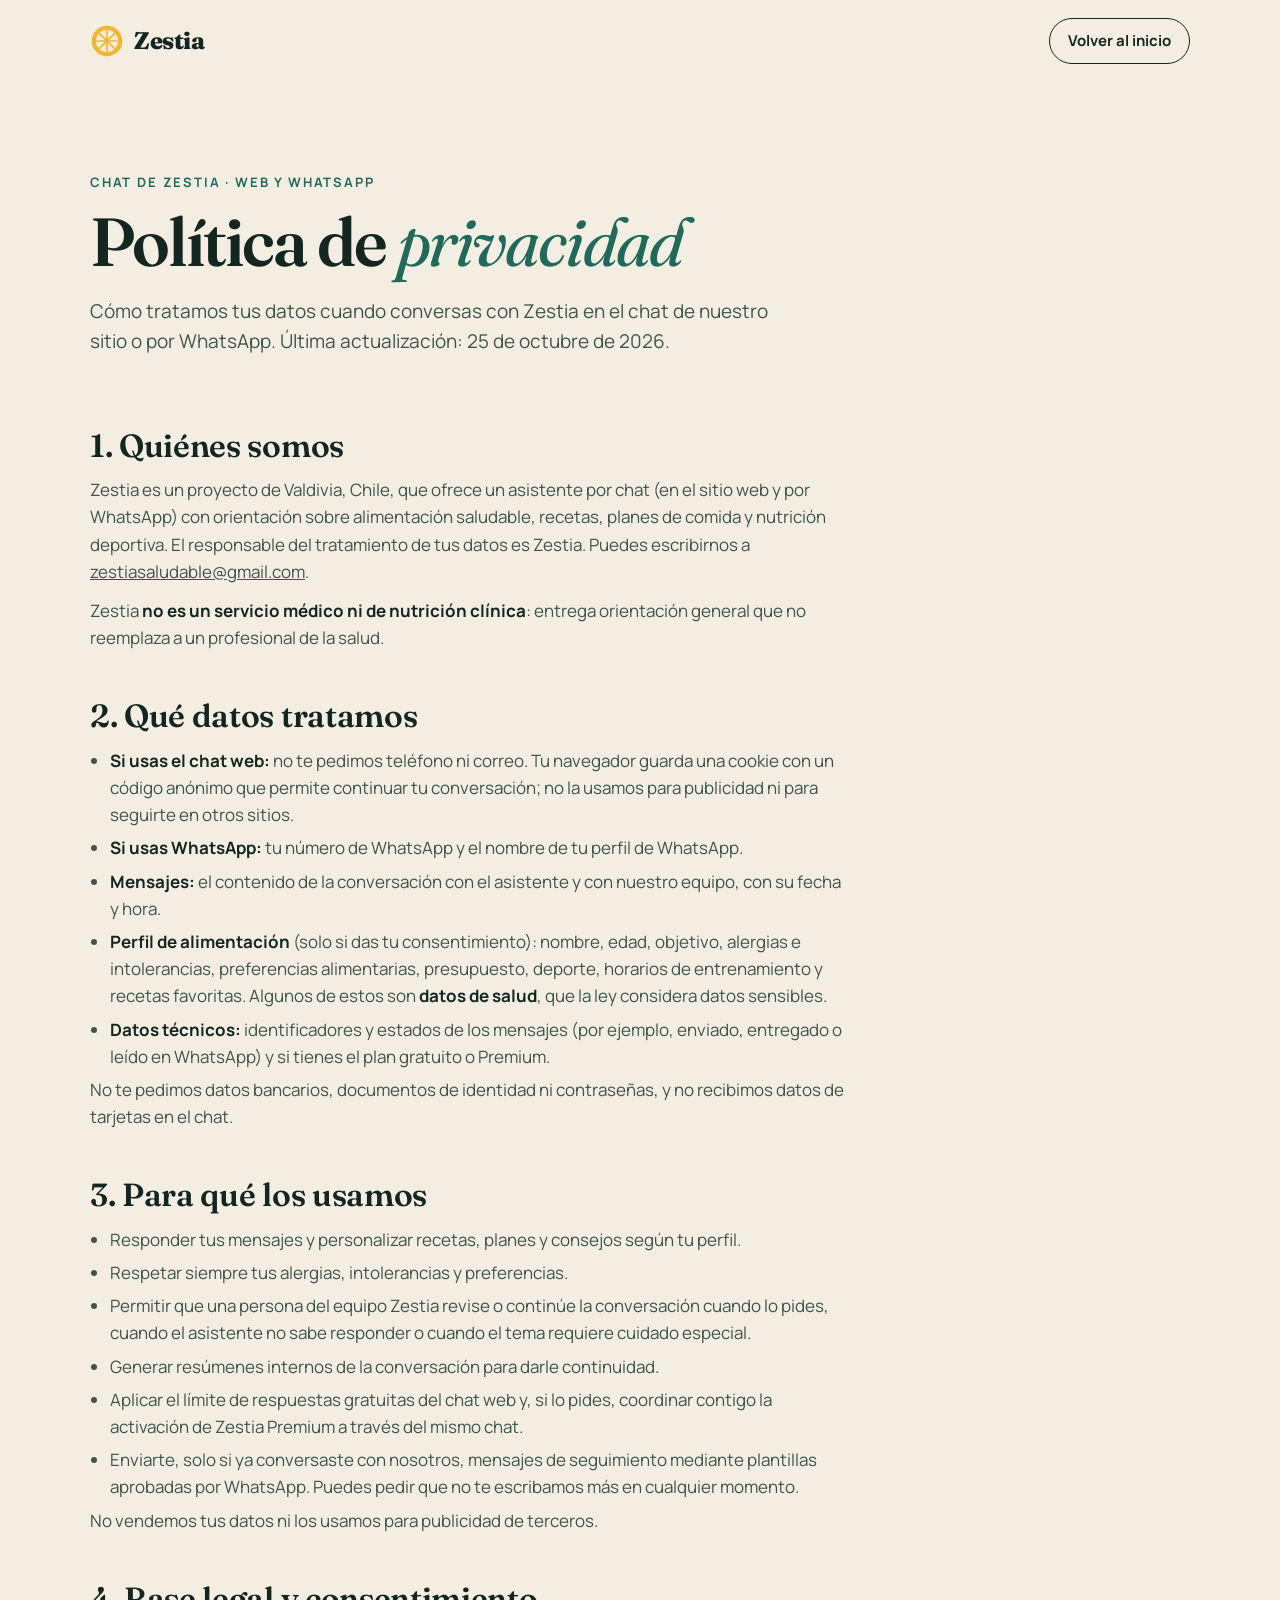
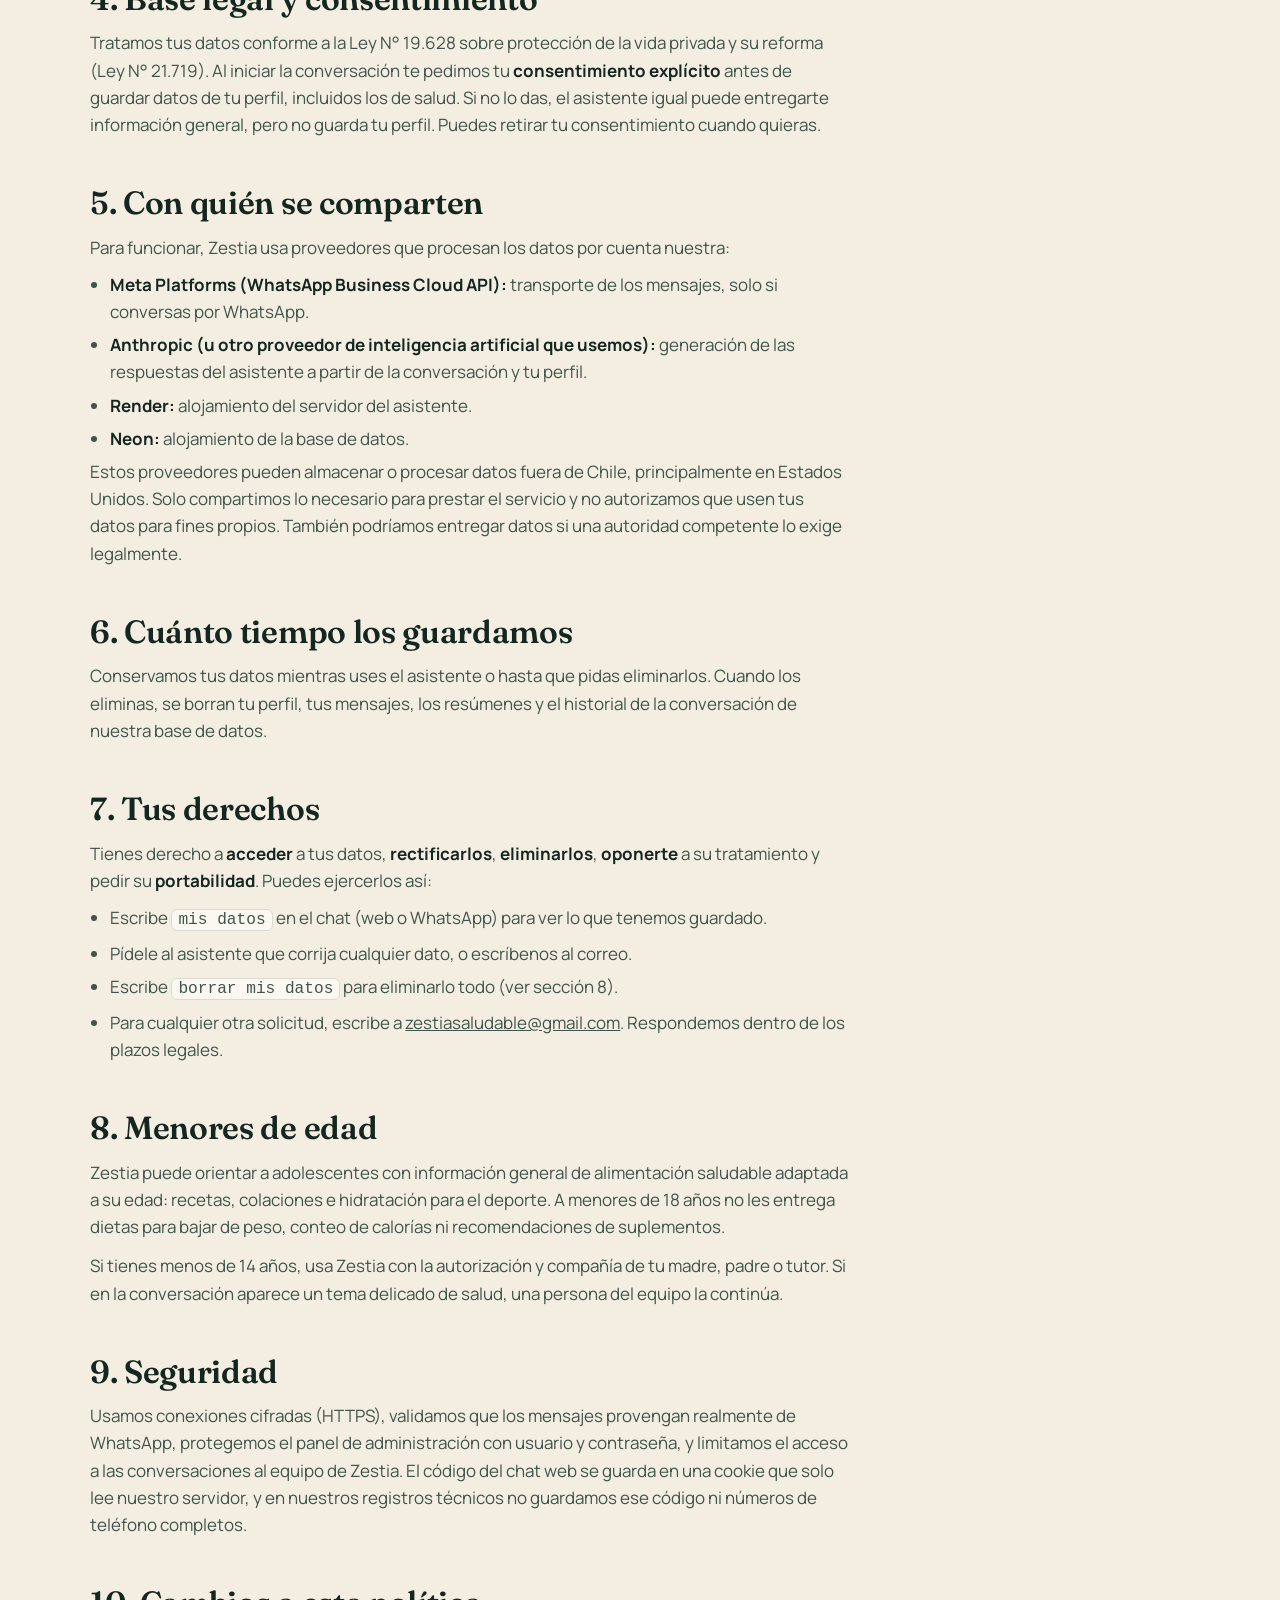
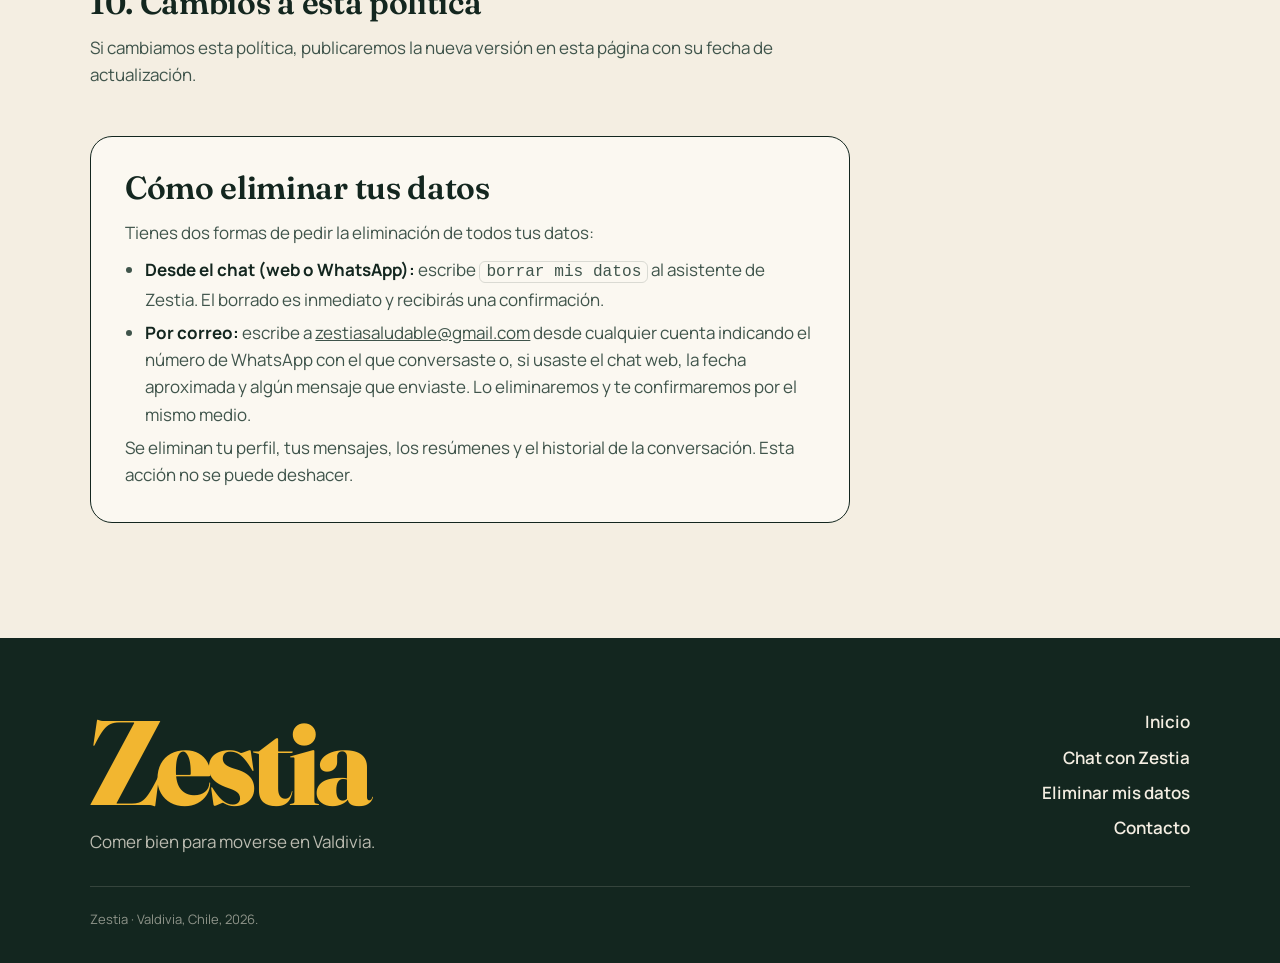
<file: privacidad.html>
<!doctype html>
<html lang="es">
<head>
<meta charset="utf-8">
<meta name="viewport" content="width=device-width, initial-scale=1">
<title>Política de privacidad · Zestia</title>
<meta name="description" content="Política de privacidad del chat de Zestia (web y WhatsApp): qué datos guardamos, para qué, con quién se comparten y cómo eliminarlos.">
<meta name="theme-color" content="#0e3a32">
<link rel="icon" href="assets/img/favicon.svg?v=20261025" type="image/svg+xml">
<link rel="preconnect" href="https://fonts.googleapis.com">
<link rel="preconnect" href="https://fonts.gstatic.com" crossorigin>
<link href="https://fonts.googleapis.com/css2?family=Fraunces:ital,opsz,wght@0,9..144,400;0,9..144,600;0,9..144,800;1,9..144,400;1,9..144,600&family=Manrope:wght@400;500;600;700&display=swap" rel="stylesheet">
<link rel="stylesheet" href="styles.css?v=20261025">
<style>
  .legal-top { display: flex; align-items: center; justify-content: space-between; gap: 16px; padding: 18px var(--gutter); max-width: var(--wrap); margin: 0 auto; }
  .legal-top .btn { padding: 10px 18px; font-size: 15px; }
  .legal { padding: clamp(40px, 7vw, 90px) 0 clamp(60px, 9vw, 120px); }
  .legal .section__head h1 { font-size: clamp(38px, 6vw, 68px); margin: 14px 0 18px; letter-spacing: -.03em; }
  .legal .section__head h1 em { color: var(--river-2); }
  .legal__body { max-width: 760px; }
  .legal__body h2 { font-size: clamp(24px, 3vw, 32px); margin: 48px 0 14px; }
  .legal__body p, .legal__body li { color: var(--ink-soft); }
  .legal__body p + p { margin-top: 12px; }
  .legal__body ul { padding-left: 1.2em; margin: 10px 0 0; }
  .legal__body li { margin: 6px 0; }
  .legal__body strong { color: var(--ink); }
  .legal__body code { background: var(--paper); border: 1px solid var(--line); border-radius: 6px; padding: 1px 6px; font-size: .95em; }
  .legal__box { margin-top: 48px; border: 1.5px solid var(--ink); border-radius: var(--radius); padding: clamp(22px, 3vw, 34px); background: var(--paper); }
  .legal__box h2 { margin-top: 0; }
</style>
</head>
<body>

<header class="legal-top">
  <a class="brand" href="./" aria-label="Zestia, inicio">
    <svg class="brand__mark" viewBox="0 0 40 40" aria-hidden="true">
      <circle cx="20" cy="20" r="18" fill="var(--zest)"/>
      <circle cx="20" cy="20" r="13" fill="var(--cream)"/>
      <g stroke="var(--zest)" stroke-width="2" stroke-linecap="round">
        <line x1="20" y1="8" x2="20" y2="32"/><line x1="8" y1="20" x2="32" y2="20"/>
        <line x1="11.5" y1="11.5" x2="28.5" y2="28.5"/><line x1="28.5" y1="11.5" x2="11.5" y2="28.5"/>
      </g>
    </svg>
    <span>Zestia</span>
  </a>
  <a class="btn btn--ghost" href="./">Volver al inicio</a>
</header>

<main class="legal">
  <div class="wrap">
    <header class="section__head">
      <p class="eyebrow">Chat de Zestia · web y WhatsApp</p>
      <h1>Política de <em>privacidad</em></h1>
      <p class="section__lead">Cómo tratamos tus datos cuando conversas con Zestia en el chat de nuestro sitio o por WhatsApp. Última actualización: 25 de octubre de 2026.</p>
    </header>

    <div class="legal__body">
      <h2>1. Quiénes somos</h2>
      <p>Zestia es un proyecto de Valdivia, Chile, que ofrece un asistente por chat (en el sitio web y por WhatsApp) con orientación sobre alimentación saludable, recetas, planes de comida y nutrición deportiva. El responsable del tratamiento de tus datos es Zestia. Puedes escribirnos a <a href="mailto:zestiasaludable@gmail.com">zestiasaludable@gmail.com</a>.</p>
      <p>Zestia <strong>no es un servicio médico ni de nutrición clínica</strong>: entrega orientación general que no reemplaza a un profesional de la salud.</p>

      <h2>2. Qué datos tratamos</h2>
      <ul>
        <li><strong>Si usas el chat web:</strong> no te pedimos teléfono ni correo. Tu navegador guarda una cookie con un código anónimo que permite continuar tu conversación; no la usamos para publicidad ni para seguirte en otros sitios.</li>
        <li><strong>Si usas WhatsApp:</strong> tu número de WhatsApp y el nombre de tu perfil de WhatsApp.</li>
        <li><strong>Mensajes:</strong> el contenido de la conversación con el asistente y con nuestro equipo, con su fecha y hora.</li>
        <li><strong>Perfil de alimentación</strong> (solo si das tu consentimiento): nombre, edad, objetivo, alergias e intolerancias, preferencias alimentarias, presupuesto, deporte, horarios de entrenamiento y recetas favoritas. Algunos de estos son <strong>datos de salud</strong>, que la ley considera datos sensibles.</li>
        <li><strong>Datos técnicos:</strong> identificadores y estados de los mensajes (por ejemplo, enviado, entregado o leído en WhatsApp) y si tienes el plan gratuito o Premium.</li>
      </ul>
      <p>No te pedimos datos bancarios, documentos de identidad ni contraseñas, y no recibimos datos de tarjetas en el chat.</p>

      <h2>3. Para qué los usamos</h2>
      <ul>
        <li>Responder tus mensajes y personalizar recetas, planes y consejos según tu perfil.</li>
        <li>Respetar siempre tus alergias, intolerancias y preferencias.</li>
        <li>Permitir que una persona del equipo Zestia revise o continúe la conversación cuando lo pides, cuando el asistente no sabe responder o cuando el tema requiere cuidado especial.</li>
        <li>Generar resúmenes internos de la conversación para darle continuidad.</li>
        <li>Aplicar el límite de respuestas gratuitas del chat web y, si lo pides, coordinar contigo la activación de Zestia Premium a través del mismo chat.</li>
        <li>Enviarte, solo si ya conversaste con nosotros, mensajes de seguimiento mediante plantillas aprobadas por WhatsApp. Puedes pedir que no te escribamos más en cualquier momento.</li>
      </ul>
      <p>No vendemos tus datos ni los usamos para publicidad de terceros.</p>

      <h2>4. Base legal y consentimiento</h2>
      <p>Tratamos tus datos conforme a la Ley N° 19.628 sobre protección de la vida privada y su reforma (Ley N° 21.719). Al iniciar la conversación te pedimos tu <strong>consentimiento explícito</strong> antes de guardar datos de tu perfil, incluidos los de salud. Si no lo das, el asistente igual puede entregarte información general, pero no guarda tu perfil. Puedes retirar tu consentimiento cuando quieras.</p>

      <h2>5. Con quién se comparten</h2>
      <p>Para funcionar, Zestia usa proveedores que procesan los datos por cuenta nuestra:</p>
      <ul>
        <li><strong>Meta Platforms (WhatsApp Business Cloud API):</strong> transporte de los mensajes, solo si conversas por WhatsApp.</li>
        <li><strong>Anthropic (u otro proveedor de inteligencia artificial que usemos):</strong> generación de las respuestas del asistente a partir de la conversación y tu perfil.</li>
        <li><strong>Render:</strong> alojamiento del servidor del asistente.</li>
        <li><strong>Neon:</strong> alojamiento de la base de datos.</li>
      </ul>
      <p>Estos proveedores pueden almacenar o procesar datos fuera de Chile, principalmente en Estados Unidos. Solo compartimos lo necesario para prestar el servicio y no autorizamos que usen tus datos para fines propios. También podríamos entregar datos si una autoridad competente lo exige legalmente.</p>

      <h2>6. Cuánto tiempo los guardamos</h2>
      <p>Conservamos tus datos mientras uses el asistente o hasta que pidas eliminarlos. Cuando los eliminas, se borran tu perfil, tus mensajes, los resúmenes y el historial de la conversación de nuestra base de datos.</p>

      <h2>7. Tus derechos</h2>
      <p>Tienes derecho a <strong>acceder</strong> a tus datos, <strong>rectificarlos</strong>, <strong>eliminarlos</strong>, <strong>oponerte</strong> a su tratamiento y pedir su <strong>portabilidad</strong>. Puedes ejercerlos así:</p>
      <ul>
        <li>Escribe <code>mis datos</code> en el chat (web o WhatsApp) para ver lo que tenemos guardado.</li>
        <li>Pídele al asistente que corrija cualquier dato, o escríbenos al correo.</li>
        <li>Escribe <code>borrar mis datos</code> para eliminarlo todo (ver sección 8).</li>
        <li>Para cualquier otra solicitud, escribe a <a href="mailto:zestiasaludable@gmail.com">zestiasaludable@gmail.com</a>. Respondemos dentro de los plazos legales.</li>
      </ul>

      <h2>8. Menores de edad</h2>
      <p>Zestia puede orientar a adolescentes con información general de alimentación saludable adaptada a su edad: recetas, colaciones e hidratación para el deporte. A menores de 18 años no les entrega dietas para bajar de peso, conteo de calorías ni recomendaciones de suplementos.</p>
      <p>Si tienes menos de 14 años, usa Zestia con la autorización y compañía de tu madre, padre o tutor. Si en la conversación aparece un tema delicado de salud, una persona del equipo la continúa.</p>

      <h2>9. Seguridad</h2>
      <p>Usamos conexiones cifradas (HTTPS), validamos que los mensajes provengan realmente de WhatsApp, protegemos el panel de administración con usuario y contraseña, y limitamos el acceso a las conversaciones al equipo de Zestia. El código del chat web se guarda en una cookie que solo lee nuestro servidor, y en nuestros registros técnicos no guardamos ese código ni números de teléfono completos.</p>

      <h2>10. Cambios a esta política</h2>
      <p>Si cambiamos esta política, publicaremos la nueva versión en esta página con su fecha de actualización.</p>

      <section class="legal__box" id="eliminar-datos">
        <h2>Cómo eliminar tus datos</h2>
        <p>Tienes dos formas de pedir la eliminación de todos tus datos:</p>
        <ul>
          <li><strong>Desde el chat (web o WhatsApp):</strong> escribe <code>borrar mis datos</code> al asistente de Zestia. El borrado es inmediato y recibirás una confirmación.</li>
          <li><strong>Por correo:</strong> escribe a <a href="mailto:zestiasaludable@gmail.com">zestiasaludable@gmail.com</a> desde cualquier cuenta indicando el número de WhatsApp con el que conversaste o, si usaste el chat web, la fecha aproximada y algún mensaje que enviaste. Lo eliminaremos y te confirmaremos por el mismo medio.</li>
        </ul>
        <p>Se eliminan tu perfil, tus mensajes, los resúmenes y el historial de la conversación. Esta acción no se puede deshacer.</p>
      </section>
    </div>
  </div>
</main>

<footer class="footer">
  <div class="wrap footer__inner">
    <div class="footer__brand">
      <span class="footer__logo">Zestia</span>
      <p>Comer bien para moverse en Valdivia.</p>
    </div>
    <nav class="footer__links" aria-label="Pie de página">
      <a href="./">Inicio</a>
      <a href="https://zestia.onrender.com/chat">Chat con Zestia</a>
      <a href="#eliminar-datos">Eliminar mis datos</a>
      <a href="mailto:zestiasaludable@gmail.com">Contacto</a>
    </nav>
    <p class="footer__small">Zestia · Valdivia, Chile, 2026.</p>
  </div>
</footer>

</body>
</html>
</file>
<file: styles.css>
/* ==========================================================
   Zestia — comer bien para moverse en Valdivia
   ========================================================== */

:root {
  --cream: #f4eee2;
  --paper: #fbf8f1;
  --ink: #13261f;
  --ink-soft: #3f544b;
  --river: #0e3a32;
  --river-2: #1f6a5a;
  --moss: #5c8a4f;
  --zest: #f2b630;
  --coral: #e2643c;
  --line: rgba(19, 38, 31, .14);

  --f-display: "Fraunces", Georgia, serif;
  --f-body: "Manrope", system-ui, -apple-system, "Segoe UI", sans-serif;

  --wrap: 1180px;
  --gutter: clamp(16px, 4vw, 40px);
  --radius: 22px;
  --ease: cubic-bezier(.2, .7, .1, 1);
}

*, *::before, *::after { box-sizing: border-box; }
html { scroll-behavior: smooth; scroll-padding-top: 84px; -webkit-text-size-adjust: 100%; }
body {
  margin: 0;
  background: var(--cream);
  color: var(--ink);
  font-family: var(--f-body);
  font-size: 17px;
  line-height: 1.6;
  overflow-x: hidden;
  -webkit-font-smoothing: antialiased;
}
img, svg { display: block; max-width: 100%; }
a { color: inherit; }
h1, h2, h3, h4 { font-family: var(--f-display); font-weight: 600; line-height: 1.05; margin: 0; letter-spacing: -.01em; }
em { font-style: italic; font-weight: 400; }
p { margin: 0; }

.wrap { max-width: var(--wrap); margin: 0 auto; padding: 0 var(--gutter); }

.skip { position: absolute; left: -9999px; top: 8px; background: var(--ink); color: var(--cream); padding: 8px 14px; border-radius: 8px; z-index: 100; }
.skip:focus { left: 8px; }

:focus-visible { outline: 3px solid var(--zest); outline-offset: 3px; border-radius: 6px; }

.eyebrow {
  font-size: 13px; font-weight: 700; letter-spacing: .14em; text-transform: uppercase;
  color: var(--river-2);
}

/* ---------- Reveal (only hidden when JS is on) ---------- */
.js .reveal { opacity: 0; transform: translateY(26px); transition: opacity .9s var(--ease), transform .9s var(--ease); }
.js .reveal.is-in { opacity: 1; transform: none; }
.reveal[data-split] { opacity: 1; transform: none; }

/* ---------- Nav ---------- */
.nav {
  position: fixed; inset: 0 0 auto 0; z-index: 50;
  display: flex; align-items: center; justify-content: space-between;
  padding: 14px var(--gutter);
  transition: background .4s, box-shadow .4s, padding .4s;
}
.nav.is-scrolled {
  background: rgba(244, 238, 226, .86);
  backdrop-filter: blur(14px); -webkit-backdrop-filter: blur(14px);
  box-shadow: 0 1px 0 var(--line);
  padding-top: 10px; padding-bottom: 10px;
}
.brand { display: flex; align-items: center; gap: 10px; text-decoration: none; font-family: var(--f-display); font-weight: 800; font-size: 24px; letter-spacing: -.02em; }
.brand__mark { width: 34px; height: 34px; transition: transform .8s var(--ease); }
.brand:hover .brand__mark { transform: rotate(90deg); }
.nav__links { display: flex; gap: 6px; }
.nav__links a {
  text-decoration: none; font-weight: 600; font-size: 15px;
  padding: 8px 14px; border-radius: 999px; transition: background .25s;
}
.nav__links a:hover { background: rgba(19, 38, 31, .07); }
.nav__toggle { display: none; }

@media (max-width: 820px) {
  .nav__toggle {
    display: grid; place-content: center; gap: 6px;
    width: 44px; height: 44px; border: 0; border-radius: 50%;
    background: var(--ink); cursor: pointer; position: relative; z-index: 2;
  }
  .nav__toggle span { display: block; width: 18px; height: 2px; background: var(--cream); transition: transform .35s var(--ease); }
  .nav__toggle[aria-expanded="true"] span:first-child { transform: translateY(4px) rotate(45deg); }
  .nav__toggle[aria-expanded="true"] span:last-child { transform: translateY(-4px) rotate(-45deg); }
  .nav__links {
    position: fixed; inset: 0; flex-direction: column; justify-content: center; align-items: flex-start;
    padding: 0 28px; gap: 4px; background: var(--river);
    opacity: 0; pointer-events: none; transition: opacity .35s;
  }
  .nav__links a { color: var(--cream); font-family: var(--f-display); font-size: 40px; font-weight: 400; padding: 6px 0; }
  .nav__links a:hover { background: none; color: var(--zest); }
  .nav.is-open .nav__links { opacity: 1; pointer-events: auto; }
}

/* ---------- Buttons ---------- */
.btn {
  display: inline-flex; align-items: center; gap: 8px;
  padding: 15px 26px; border-radius: 999px; text-decoration: none;
  font-weight: 700; font-size: 16px; transition: transform .3s var(--ease), background .3s, box-shadow .3s;
}
.btn--zest { background: var(--zest); color: var(--ink); box-shadow: 0 10px 30px -10px rgba(242, 182, 48, .9); }
.btn--zest:hover { transform: translateY(-3px); box-shadow: 0 16px 34px -10px rgba(242, 182, 48, 1); }
.btn--ghost { border: 1.5px solid var(--ink); }
.btn--ghost:hover { background: var(--ink); color: var(--cream); }

/* ---------- Hero ---------- */
.hero {
  position: relative; min-height: 100vh; min-height: 100svh;
  display: grid; grid-template-columns: 1.25fr .9fr; align-items: center; gap: 40px;
  padding: 120px var(--gutter) 180px;
  max-width: 1320px; margin: 0 auto;
}
.hero__title { font-size: clamp(50px, 8.2vw, 118px); font-weight: 600; line-height: .95; margin: 18px 0 28px; letter-spacing: -.035em; }
.hero__title .line { display: block; overflow: hidden; padding-bottom: .06em; }
.hero__title .line > span { display: inline-block; }
.js .hero__title .reveal { transform: translateY(105%); opacity: 1; transition: transform 1.1s var(--ease); }
.js .hero__title .reveal.is-in { transform: none; }
.hero__title em { color: var(--coral); }
.hero__lead { font-size: clamp(17px, 1.5vw, 20px); max-width: 34em; color: var(--ink-soft); }
.hero__cta { display: flex; flex-wrap: wrap; gap: 12px; margin-top: 34px; }

.hero__art { position: relative; justify-self: center; width: min(100%, 440px); aspect-ratio: 1; }
.citrus {
  width: 100%; height: 100%;
  animation: spin 60s linear infinite;
  filter: drop-shadow(0 30px 50px rgba(226, 100, 60, .25));
}
.hero__art::before {
  content: ""; position: absolute; inset: -8%; border-radius: 50%;
  border: 1.5px dashed rgba(19, 38, 31, .25);
  animation: spin 90s linear infinite reverse;
}
@keyframes spin { to { transform: rotate(360deg); } }
.hero__badge {
  position: absolute; left: -6%; bottom: 6%;
  display: flex; align-items: center; gap: 10px;
  background: var(--river); color: var(--cream);
  padding: 14px 20px 14px 16px; border-radius: 18px;
  box-shadow: 0 20px 40px -18px rgba(14, 58, 50, .8);
  animation: float 6s ease-in-out infinite;
}
.hero__badge strong { font-family: var(--f-display); font-size: 42px; line-height: 1; color: var(--zest); }
.hero__badge span { font-size: 13px; font-weight: 600; line-height: 1.25; }
@keyframes float { 50% { transform: translateY(-10px); } }

.river { position: absolute; left: 0; right: 0; bottom: 0; width: 100%; height: 160px; overflow: hidden; }
.hero { position: relative; }
.hero > .river { left: 50%; width: 100vw; transform: translateX(-50%); }
.river__w { animation: wave 18s linear infinite; }
.river__w--1 { fill: var(--river-2); opacity: .55; }
.river__w--2 { fill: var(--river); animation-duration: 12s; animation-direction: reverse; }
@keyframes wave { to { transform: translateX(-1440px); } }

@media (max-width: 900px) {
  .hero { grid-template-columns: 1fr; padding-top: 110px; padding-bottom: 150px; gap: 20px; min-height: auto; }
  .hero { overflow-x: clip; }
  .hero__art { width: min(56vw, 260px); order: -1; justify-self: end; margin: 0 4% 6px 0; }
  .hero__badge { left: -30%; bottom: 12%; padding: 10px 14px; }
  .hero__badge strong { font-size: 32px; }
  .river { height: 110px; }
}

/* ---------- Marquee ---------- */
.marquee { background: var(--river); color: var(--cream); overflow: hidden; padding: 18px 0 26px; margin-top: -2px; }
.marquee__track { display: flex; align-items: center; gap: 28px; width: max-content; animation: marquee 40s linear infinite; }
.marquee__track span { font-family: var(--f-display); font-style: italic; font-size: clamp(24px, 3vw, 38px); white-space: nowrap; }
.marquee__track i { color: var(--zest); font-style: normal; font-size: 22px; }
@keyframes marquee { to { transform: translateX(-50%); } }

/* ---------- Sections ---------- */
.section { padding: clamp(80px, 11vw, 150px) 0; }
.section__head { max-width: 760px; margin-bottom: clamp(40px, 6vw, 72px); }
.section__head h2 { font-size: clamp(40px, 6vw, 76px); margin: 14px 0 20px; letter-spacing: -.03em; }
.section__head h2 em { color: var(--river-2); }
.section__lead { font-size: 19px; color: var(--ink-soft); max-width: 36em; }

/* ---------- Principles ---------- */
.plate-grid { display: grid; grid-template-columns: .9fr 1.1fr; gap: clamp(32px, 6vw, 80px); align-items: start; }
.plate { margin: 0; position: sticky; top: 110px; }
.plate svg { width: 100%; max-width: 420px; margin: 0 auto; }
.plate__slice { transition: transform .5s var(--ease); transform-origin: 160px 160px; }
.plate__slice--veg { fill: var(--moss); }
.plate__slice--pro { fill: var(--coral); }
.plate__slice--carb { fill: var(--zest); }
.plate:hover .plate__slice--veg { transform: translate(-6px, 0); }
.plate:hover .plate__slice--pro { transform: translate(4px, -4px); }
.plate:hover .plate__slice--carb { transform: translate(4px, 4px); }
.plate__label { font-family: var(--f-display); font-size: 40px; font-weight: 600; fill: var(--cream); pointer-events: none; }
.plate figcaption { display: grid; gap: 10px; margin-top: 26px; font-size: 15px; font-weight: 600; max-width: 420px; margin-left: auto; margin-right: auto; }
.plate figcaption span { display: flex; align-items: center; gap: 10px; }
.dot { width: 14px; height: 14px; border-radius: 50%; flex: none; }
.dot--veg { background: var(--moss); } .dot--pro { background: var(--coral); } .dot--carb { background: var(--zest); }

.rules { list-style: none; margin: 0; padding: 0; display: grid; gap: 0; }
.rule { display: grid; grid-template-columns: 56px 1fr; gap: 18px; padding: 26px 0; border-top: 1px solid var(--line); }
.rule:last-child { border-bottom: 1px solid var(--line); }
.rule__n {
  font-family: var(--f-display); font-size: 22px; font-weight: 600;
  width: 48px; height: 48px; border-radius: 50%; display: grid; place-items: center;
  border: 1.5px solid var(--ink); transition: background .3s, color .3s;
}
.rule:hover .rule__n { background: var(--zest); border-color: var(--zest); }
.rule h3 { font-size: 26px; margin-bottom: 6px; }
.rule p { color: var(--ink-soft); }

@media (max-width: 860px) {
  .plate-grid { grid-template-columns: 1fr; }
  .plate { position: static; }
  .plate svg { max-width: 300px; }
}

/* ---------- Sports ---------- */
.sports { background: var(--river); color: var(--cream); border-radius: clamp(28px, 4vw, 56px); margin: 0 clamp(8px, 1.5vw, 20px); position: relative; overflow: hidden; }
.sports::before {
  content: ""; position: absolute; width: 700px; height: 700px; right: -260px; top: -260px; border-radius: 50%;
  background: radial-gradient(circle, rgba(242, 182, 48, .22), transparent 65%);
  pointer-events: none;
}
.section__head--light .eyebrow { color: var(--zest); }
.section__head--light h2 em { color: var(--zest); }
.section__head--light .section__lead { color: rgba(244, 238, 226, .78); }

.tabs {
  position: relative; display: flex; gap: 4px; flex-wrap: nowrap; overflow-x: auto;
  background: rgba(255, 255, 255, .07); border-radius: 999px; padding: 6px; width: max-content; max-width: 100%;
  margin-bottom: 44px; scrollbar-width: none;
}
.tabs::-webkit-scrollbar { display: none; }
.tab {
  position: relative; z-index: 1; border: 0; background: none; color: var(--cream); cursor: pointer;
  font: 700 15px var(--f-body); padding: 12px 20px; border-radius: 999px; white-space: nowrap;
  display: flex; align-items: center; gap: 8px; transition: color .3s;
}
.tab__icon { font-size: 18px; }
.tab.is-active { color: var(--ink); }
.tabs__ink {
  position: absolute; z-index: 0; top: 6px; bottom: 6px; left: 0; width: 0;
  background: var(--zest); border-radius: 999px;
  transition: transform .5s var(--ease), width .5s var(--ease);
}
.no-ink .tab.is-active { background: var(--zest); }

.panel { display: grid; gap: 40px; }
.js .panel { display: none; }
.js .panel.is-active { display: grid; animation: panelIn .6s var(--ease); }
.panel + .panel { margin-top: 70px; }
.js .panel + .panel { margin-top: 0; }
@keyframes panelIn { from { opacity: 0; transform: translateY(14px); } }

.panel__intro { display: grid; grid-template-columns: .8fr 1.2fr; gap: 40px; align-items: end; }
.stat__num { font-family: var(--f-display); font-size: clamp(76px, 11vw, 150px); font-weight: 600; line-height: .9; color: var(--zest); letter-spacing: -.04em; }
.stat__num--word { font-size: clamp(48px, 6.5vw, 88px); font-style: italic; font-weight: 400; display: block; }
.stat__unit { font-family: var(--f-display); font-size: clamp(30px, 4vw, 50px); color: var(--zest); margin-left: 4px; }
.stat p { color: rgba(244, 238, 226, .78); max-width: 26em; margin-top: 12px; font-size: 15px; }
.panel__title { font-size: clamp(32px, 4vw, 48px); margin-bottom: 14px; }
.panel__intro > div:last-child p { color: rgba(244, 238, 226, .85); font-size: 18px; }

.timeline { list-style: none; margin: 0; padding: 0; display: grid; grid-template-columns: repeat(4, 1fr); gap: 14px; counter-reset: t; }
.timeline li {
  position: relative; background: rgba(255, 255, 255, .06); border: 1px solid rgba(255, 255, 255, .1);
  border-radius: var(--radius); padding: 24px 22px 26px; counter-increment: t;
  transition: transform .4s var(--ease), background .4s;
}
.timeline li:hover { transform: translateY(-6px); background: rgba(255, 255, 255, .1); }
.timeline li::before {
  content: "0" counter(t); font-family: var(--f-display); font-size: 14px; color: var(--zest);
  display: block; margin-bottom: 18px;
}
.when { display: inline-block; font-size: 12px; font-weight: 700; letter-spacing: .08em; text-transform: uppercase; background: var(--cream); color: var(--ink); padding: 5px 11px; border-radius: 999px; margin-bottom: 14px; }
.timeline p { font-size: 16px; color: rgba(244, 238, 226, .92); }

.where { border-top: 1px dashed rgba(244, 238, 226, .3); padding-top: 26px; display: grid; grid-template-columns: 240px 1fr; gap: 20px; }
.where h4 { font-size: 22px; font-style: italic; font-weight: 400; }
.where ul { list-style: none; margin: 0; padding: 0; display: grid; gap: 10px; }
.where li { color: rgba(244, 238, 226, .8); font-size: 16px; }
.where a { color: var(--zest); font-weight: 700; text-decoration: none; border-bottom: 1px solid currentColor; }
.where a:hover { color: var(--cream); }

@media (max-width: 960px) {
  .timeline { grid-template-columns: repeat(2, 1fr); }
  .panel__intro { grid-template-columns: 1fr; gap: 20px; }
  .where { grid-template-columns: 1fr; }
}
@media (max-width: 560px) {
  .timeline { grid-template-columns: 1fr; }
  .tab { padding: 11px 15px; font-size: 14px; }
}

/* ---------- Pantry ---------- */
.pantry__grid { display: grid; grid-template-columns: repeat(4, 1fr); gap: 16px; }
.card-ing {
  position: relative; overflow: hidden; background: var(--paper); border: 1px solid var(--line);
  border-radius: var(--radius); padding: 26px 22px 28px; min-height: 220px;
  display: flex; flex-direction: column; justify-content: flex-end;
  transition: transform .45s var(--ease), box-shadow .45s;
}
.card-ing::before {
  content: ""; position: absolute; width: 140px; height: 140px; border-radius: 50%;
  right: -40px; top: -40px; background: var(--c); opacity: .9;
  transition: transform .6s var(--ease);
}
.card-ing:hover { transform: translateY(-6px); box-shadow: 0 24px 40px -24px rgba(19, 38, 31, .35); }
.card-ing:hover::before { transform: scale(1.35); }
.card-ing__tag { position: absolute; top: 22px; left: 22px; font-size: 12px; font-weight: 700; letter-spacing: .1em; text-transform: uppercase; color: var(--ink-soft); }
.card-ing h3 { font-size: 28px; margin-bottom: 8px; position: relative; }
.card-ing p { font-size: 15px; color: var(--ink-soft); position: relative; }
@media (max-width: 960px) { .pantry__grid { grid-template-columns: repeat(2, 1fr); } }
@media (max-width: 460px) { .pantry__grid { grid-template-columns: 1fr; } .card-ing { min-height: 170px; } }

/* ---------- Places ---------- */
.places { background: var(--paper); border-top: 1px solid var(--line); }
.filters { display: flex; flex-wrap: wrap; gap: 8px; margin-bottom: 30px; }
.chip {
  border: 1.5px solid var(--ink); background: none; color: var(--ink); cursor: pointer;
  font: 700 14px var(--f-body); padding: 9px 18px; border-radius: 999px; transition: background .25s, color .25s;
}
.chip:hover { background: rgba(19, 38, 31, .07); }
.chip.is-active { background: var(--ink); color: var(--cream); }

.places__grid { display: grid; grid-template-columns: repeat(3, 1fr); gap: 16px; }
.place {
  background: var(--cream); border-radius: var(--radius); padding: 24px;
  display: flex; flex-direction: column; gap: 8px; border: 1px solid transparent;
  transition: transform .4s var(--ease), border-color .3s, opacity .3s;
  scroll-margin-top: 100px;
}
.place:hover { transform: translateY(-4px); border-color: var(--line); }
.place:target { border-color: var(--coral); box-shadow: 0 0 0 4px rgba(226, 100, 60, .2); }
.place.is-hidden { display: none; }
.place__type { font-size: 12px; font-weight: 700; letter-spacing: .1em; text-transform: uppercase; color: var(--river-2); }
.place h3 { font-size: 27px; }
.place__addr { font-weight: 600; font-size: 15px; }
.place__note { color: var(--ink-soft); font-size: 15px; flex: 1; }
.place__links { display: flex; flex-wrap: wrap; gap: 8px; margin-top: 10px; }
.place__links a {
  font-size: 14px; font-weight: 700; text-decoration: none; padding: 8px 14px; border-radius: 999px;
  background: var(--paper); border: 1px solid var(--line); transition: background .25s;
}
.place__links a:hover { background: var(--zest); border-color: var(--zest); }
.place--feature { background: var(--zest); }
.place--feature .place__type { color: var(--ink); }
.place--feature .place__note { color: var(--ink); }
.places__empty { padding: 30px 0; color: var(--ink-soft); }
@media (max-width: 960px) { .places__grid { grid-template-columns: repeat(2, 1fr); } }
@media (max-width: 600px) { .places__grid { grid-template-columns: 1fr; } }

/* ---------- Note ---------- */
.note { padding-top: 70px; padding-bottom: 70px; }
.note__inner { border: 1.5px solid var(--ink); border-radius: var(--radius); padding: clamp(28px, 4vw, 48px); }
.note h2 { font-size: clamp(30px, 3.6vw, 42px); font-style: italic; font-weight: 400; margin-bottom: 20px; }
.note__cols { display: grid; grid-template-columns: 1fr 1fr; gap: 30px; color: var(--ink-soft); font-size: 16px; }
.note strong { color: var(--ink); }
@media (max-width: 760px) { .note__cols { grid-template-columns: 1fr; gap: 16px; } }

/* ---------- Footer ---------- */
.footer { background: var(--ink); color: var(--cream); padding: 70px 0 40px; }
.footer__inner { display: grid; grid-template-columns: 1fr auto; gap: 30px 40px; }
.footer__logo { font-family: var(--f-display); font-size: clamp(60px, 10vw, 120px); font-weight: 800; letter-spacing: -.04em; line-height: .9; color: var(--zest); }
.footer__brand p { margin-top: 12px; color: rgba(244, 238, 226, .75); }
.footer__links { display: flex; flex-direction: column; gap: 8px; align-items: flex-end; }
.footer__links a { text-decoration: none; font-weight: 600; }
.footer__links a:hover { color: var(--zest); }
.footer__small { grid-column: 1 / -1; font-size: 13px; color: rgba(244, 238, 226, .55); border-top: 1px solid rgba(244, 238, 226, .15); padding-top: 22px; }
@media (max-width: 600px) {
  .footer__inner { grid-template-columns: 1fr; }
  .footer__links { align-items: flex-start; }
}

/* ==========================================================
   2026-10-25 · Chat, fotos de Valdivia y botón flotante
   ========================================================== */

/* Nav: acceso directo al chat */
.nav__links a.nav__cta { background: var(--zest); color: var(--ink); margin-left: 6px; }
.nav__links a.nav__cta:hover { background: var(--ink); color: var(--cream); }
@media (max-width: 820px) {
  .nav__links a.nav__cta { background: none; color: var(--zest); margin: 18px 0 0; }
}

/* Hero: foto de Valdivia con el cítrico como sello */
.hero__photo {
  width: 100%; height: 100%; object-fit: cover; border-radius: 50%;
  box-shadow: 0 40px 70px -30px rgba(14, 58, 50, .55);
}
.citrus.citrus--sticker {
  position: absolute; width: 34%; height: auto; right: -6%; top: -4%;
  filter: drop-shadow(0 14px 22px rgba(226, 100, 60, .35));
}

/* Fotos de cada deporte */
.panel__photo { position: relative; margin: 0; border-radius: var(--radius); overflow: hidden; }
.panel__photo img { width: 100%; height: auto; aspect-ratio: 21 / 8; object-fit: cover; }
.panel__photo figcaption {
  position: absolute; left: 14px; bottom: 12px; font-size: 13px; font-weight: 700;
  background: rgba(19, 38, 31, .72); color: var(--cream); padding: 6px 12px; border-radius: 999px;
}
@media (max-width: 600px) { .panel__photo img { aspect-ratio: 16 / 9; } }

/* Sección del chat */
.chatcta { background: var(--zest); margin: clamp(40px, 6vw, 80px) clamp(8px, 1.5vw, 20px) 0; border-radius: clamp(28px, 4vw, 56px); }
.chatcta__inner { display: grid; grid-template-columns: 1.1fr .9fr; gap: clamp(32px, 5vw, 70px); align-items: center; }
.chatcta .eyebrow { color: var(--river); }
.chatcta h2 { font-size: clamp(40px, 6vw, 72px); margin: 14px 0 20px; letter-spacing: -.03em; }
.chatcta h2 em { color: var(--river-2); }
.chatcta .section__lead { color: var(--ink); }
.chatcta .btn--zest { background: var(--ink); color: var(--cream); box-shadow: 0 10px 30px -10px rgba(19, 38, 31, .7); }
.chatcta__steps { list-style: none; padding: 0; margin: 26px 0 0; display: grid; gap: 10px; font-weight: 700; }
.chatcta__steps li { display: flex; align-items: center; gap: 12px; }
.chatcta__steps b {
  width: 34px; height: 34px; border-radius: 50%; display: grid; place-items: center; flex: none;
  background: var(--ink); color: var(--zest); font-family: var(--f-display);
}
.chatcta__small { margin-top: 16px; font-size: 14px; font-weight: 600; color: var(--ink-soft); }
.chatcta__art { position: relative; display: flex; justify-content: center; }
.phone {
  width: min(100%, 340px); background: var(--cream); border-radius: 34px; padding: 18px 16px 22px;
  box-shadow: 0 40px 70px -30px rgba(19, 38, 31, .6); border: 8px solid var(--ink);
  display: flex; flex-direction: column; gap: 10px;
}
.phone__top { display: flex; align-items: center; gap: 8px; font-family: var(--f-display); font-weight: 800; font-size: 20px; padding-bottom: 8px; border-bottom: 1px solid var(--line); }
.phone__top small { font-family: var(--f-body); font-weight: 600; font-size: 12px; color: var(--moss); }
.phone__dot { width: 14px; height: 14px; border-radius: 50%; background: var(--zest); box-shadow: 0 0 0 4px rgba(242, 182, 48, .3); }
.bubble { max-width: 86%; background: var(--paper); border: 1px solid var(--line); padding: 9px 13px; border-radius: 16px 16px 16px 4px; font-size: 14.5px; line-height: 1.45; }
.bubble--me { align-self: flex-end; background: #d9f2c9; border-color: transparent; border-radius: 16px 16px 4px 16px; }
.chatcta__qr { position: absolute; right: -2%; bottom: -8%; margin: 0; background: #fff; padding: 10px 10px 8px; border-radius: 18px; text-align: center; box-shadow: 0 20px 40px -20px rgba(19, 38, 31, .6); }
.chatcta__qr img { width: 110px; height: 110px; }
.chatcta__qr figcaption { font-size: 11px; font-weight: 700; margin-top: 4px; }
@media (max-width: 900px) {
  .chatcta__inner { grid-template-columns: 1fr; }
  .chatcta__qr { display: none; }
}

/* Foto de la despensa */
.pantry__photo { position: relative; margin: 0 0 18px; border-radius: var(--radius); overflow: hidden; }
.pantry__photo img { width: 100%; height: auto; aspect-ratio: 21 / 7; object-fit: cover; }
.pantry__photo figcaption {
  position: absolute; left: 14px; bottom: 12px; font-size: 13px; font-weight: 700;
  background: rgba(19, 38, 31, .72); color: var(--cream); padding: 6px 12px; border-radius: 999px;
}
@media (max-width: 600px) { .pantry__photo img { aspect-ratio: 16 / 9; } }

/* Local con foto */
.place--photo { padding-top: 0; overflow: hidden; }
.place__img { margin: 0 -24px 10px; width: calc(100% + 48px); max-width: none; height: auto; aspect-ratio: 16 / 9; object-fit: cover; }

/* Créditos de las fotos */
.footer__credits { border-top: 0; padding-top: 0; }
.footer__credits a { color: rgba(244, 238, 226, .8); }

/* Botón flotante del chat */
.fab {
  position: fixed; right: 18px; bottom: 18px; z-index: 40;
  display: inline-flex; align-items: center; gap: 8px; text-decoration: none;
  background: var(--ink); color: var(--cream); font-weight: 700; font-size: 15px;
  padding: 13px 20px; border-radius: 999px; box-shadow: 0 16px 34px -12px rgba(19, 38, 31, .7);
  transition: transform .3s var(--ease), background .3s;
}
.fab:hover { transform: translateY(-3px); background: var(--river-2); }
@media (max-width: 480px) { .fab { padding: 12px 16px; font-size: 14px; right: 12px; bottom: 12px; } }
</file>
